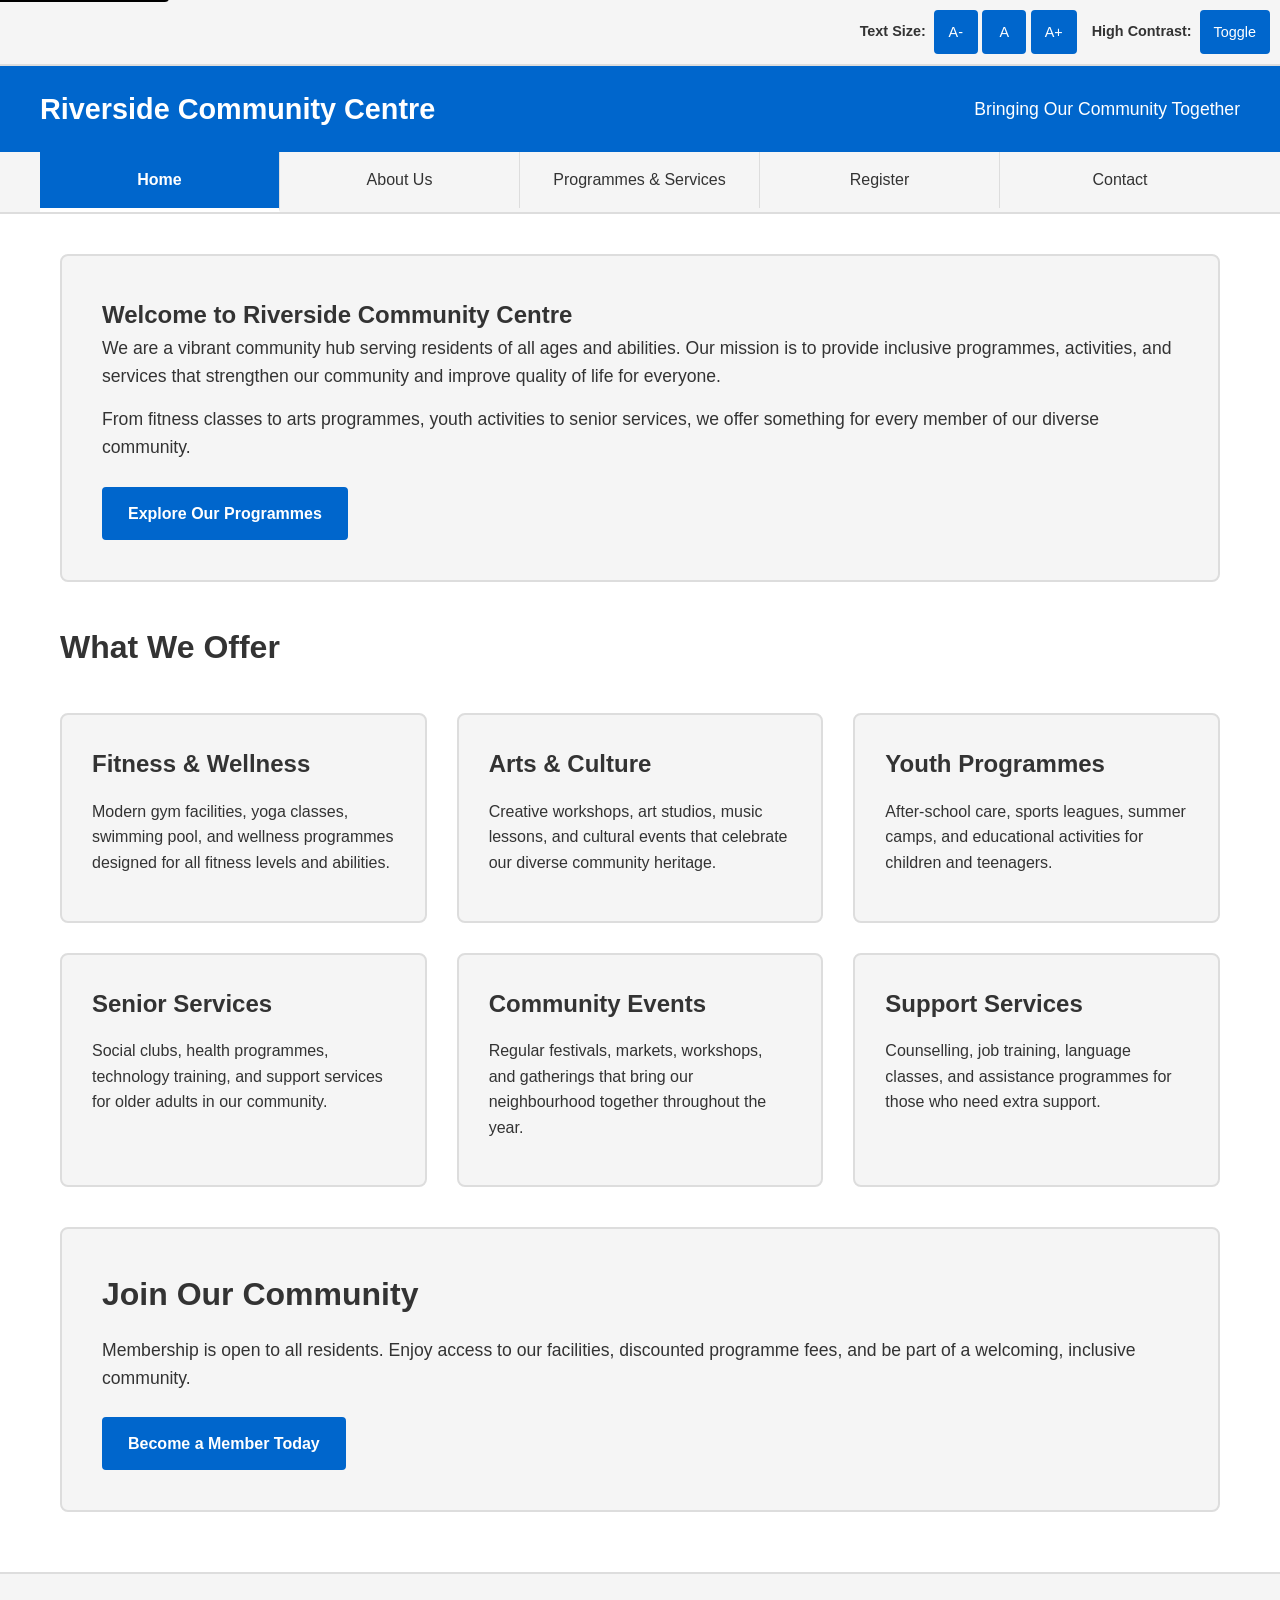
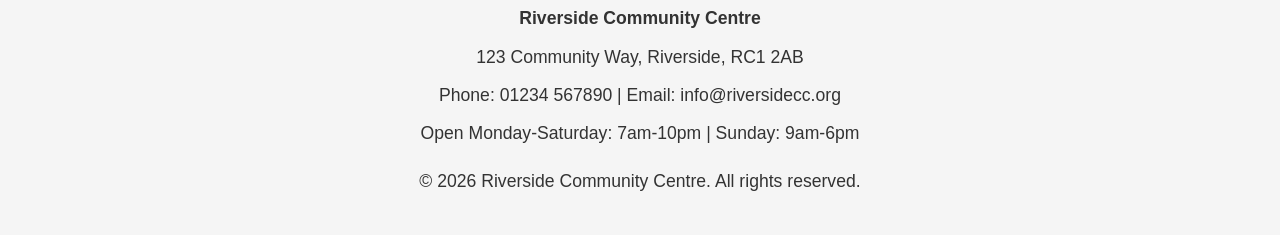
<file: index.html>
<!doctype html>
<html lang="en">
  <head>
    <meta charset="UTF-8" />
    <meta name="viewport" content="width=device-width, initial-scale=1.0" />
    <title>Home - Riverside Community Centre</title>
    <link rel="stylesheet" href="css/index.css" />
  </head>
  <body>
    <!-- Skip Navigation -->
    <a href="#main-content" class="skip-link">Skip to main content</a>

    <!-- Screen Reader Announcements -->
    <div
      id="sr-announcement"
      class="sr-only"
      role="status"
      aria-live="polite"
      aria-atomic="true"
    ></div>

    <!-- Accessibility Controls -->
    <div
      class="accessibility-controls"
      role="region"
      aria-label="Accessibility controls"
    >
      <div class="control-group">
        <span id="font-controls-label" class="control-label">Text Size:</span>
        <div
          id="font-controls"
          role="group"
          aria-labelledby="font-controls-label"
        >
          <button id="font-decrease" aria-label="Decrease font size">A-</button>
          <button
            id="font-reset"
            aria-label="Reset font size"
          >
            A
          </button>
          <button
            id="font-increase"
            aria-label="Increase font size"
          >
            A+
          </button>
        </div>
      </div>
      <div class="control-group">
        <label for="theme-toggle">High Contrast:</label>
        <button
          id="theme-toggle"
          aria-pressed="false"
          aria-label="Toggle high contrast mode"
        >
          Toggle
        </button>
      </div>
    </div>

    <!-- Header -->
    <header>
      <div class="header-content">
        <p class="site-name">Riverside Community Centre</p>
        <p style="margin: 0; color: #fff; font-size: 1.1rem">
          Bringing Our Community Together
        </p>
      </div>
    </header>

    <!-- Navigation -->
    <nav aria-label="Main navigation">
      <div class="nav-container">
        <ul class="nav-menu">
          <li>
            <a href="index.html" class="active" aria-current="page">Home</a>
          </li>
          <li><a href="about.html">About Us</a></li>
          <li><a href="services.html">Programmes & Services</a></li>
          <li><a href="form.html">Register</a></li>
          <li><a href="contact.html">Contact</a></li>
        </ul>
      </div>
    </nav>

    <!-- Main Content -->
    <main id="main-content">
      <!-- Hero Section -->
      <section class="hero" aria-labelledby="hero-heading">
        <h1 id="hero-heading">Welcome to Riverside Community Centre</h1>
        <p>
          We are a vibrant community hub serving residents of all ages and
          abilities. Our mission is to provide inclusive programmes, activities,
          and services that strengthen our community and improve quality of life
          for everyone.
        </p>
        <p>
          From fitness classes to arts programmes, youth activities to senior
          services, we offer something for every member of our diverse
          community.
        </p>
        <a href="services.html" class="cta-button">Explore Our Programmes</a>
      </section>

      <!-- Features -->
      <section aria-labelledby="features-heading">
        <h2 id="features-heading">What We Offer</h2>
        <div class="features">
          <article class="feature-card">
            <h3>Fitness & Wellness</h3>
            <p>
              Modern gym facilities, yoga classes, swimming pool, and wellness
              programmes designed for all fitness levels and abilities.
            </p>
          </article>

          <article class="feature-card">
            <h3>Arts & Culture</h3>
            <p>
              Creative workshops, art studios, music lessons, and cultural
              events that celebrate our diverse community heritage.
            </p>
          </article>

          <article class="feature-card">
            <h3>Youth Programmes</h3>
            <p>
              After-school care, sports leagues, summer camps, and educational
              activities for children and teenagers.
            </p>
          </article>

          <article class="feature-card">
            <h3>Senior Services</h3>
            <p>
              Social clubs, health programmes, technology training, and support
              services for older adults in our community.
            </p>
          </article>

          <article class="feature-card">
            <h3>Community Events</h3>
            <p>
              Regular festivals, markets, workshops, and gatherings that bring
              our neighbourhood together throughout the year.
            </p>
          </article>

          <article class="feature-card">
            <h3>Support Services</h3>
            <p>
              Counselling, job training, language classes, and assistance
              programmes for those who need extra support.
            </p>
          </article>
        </div>
      </section>

      <!-- Call to Action -->
      <section class="hero" aria-labelledby="cta-heading">
        <h2 id="cta-heading">Join Our Community</h2>
        <p>
          Membership is open to all residents. Enjoy access to our facilities,
          discounted programme fees, and be part of a welcoming, inclusive
          community.
        </p>
        <a href="form.html" class="cta-button">Become a Member Today</a>
      </section>
    </main>

    <!-- Footer -->
    <footer>
      <div class="footer-content">
        <p><strong>Riverside Community Centre</strong></p>
        <p>123 Community Way, Riverside, RC1 2AB</p>
        <p>Phone: 01234 567890 | Email: info@riversidecc.org</p>
        <p>Open Monday-Saturday: 7am-10pm | Sunday: 9am-6pm</p>
        <p style="margin-top: 20px">
          &copy; 2026 Riverside Community Centre. All rights reserved.
        </p>
      </div>
    </footer>
    <script src="scripts/index.js"></script>
  </body>
</html>
</file>
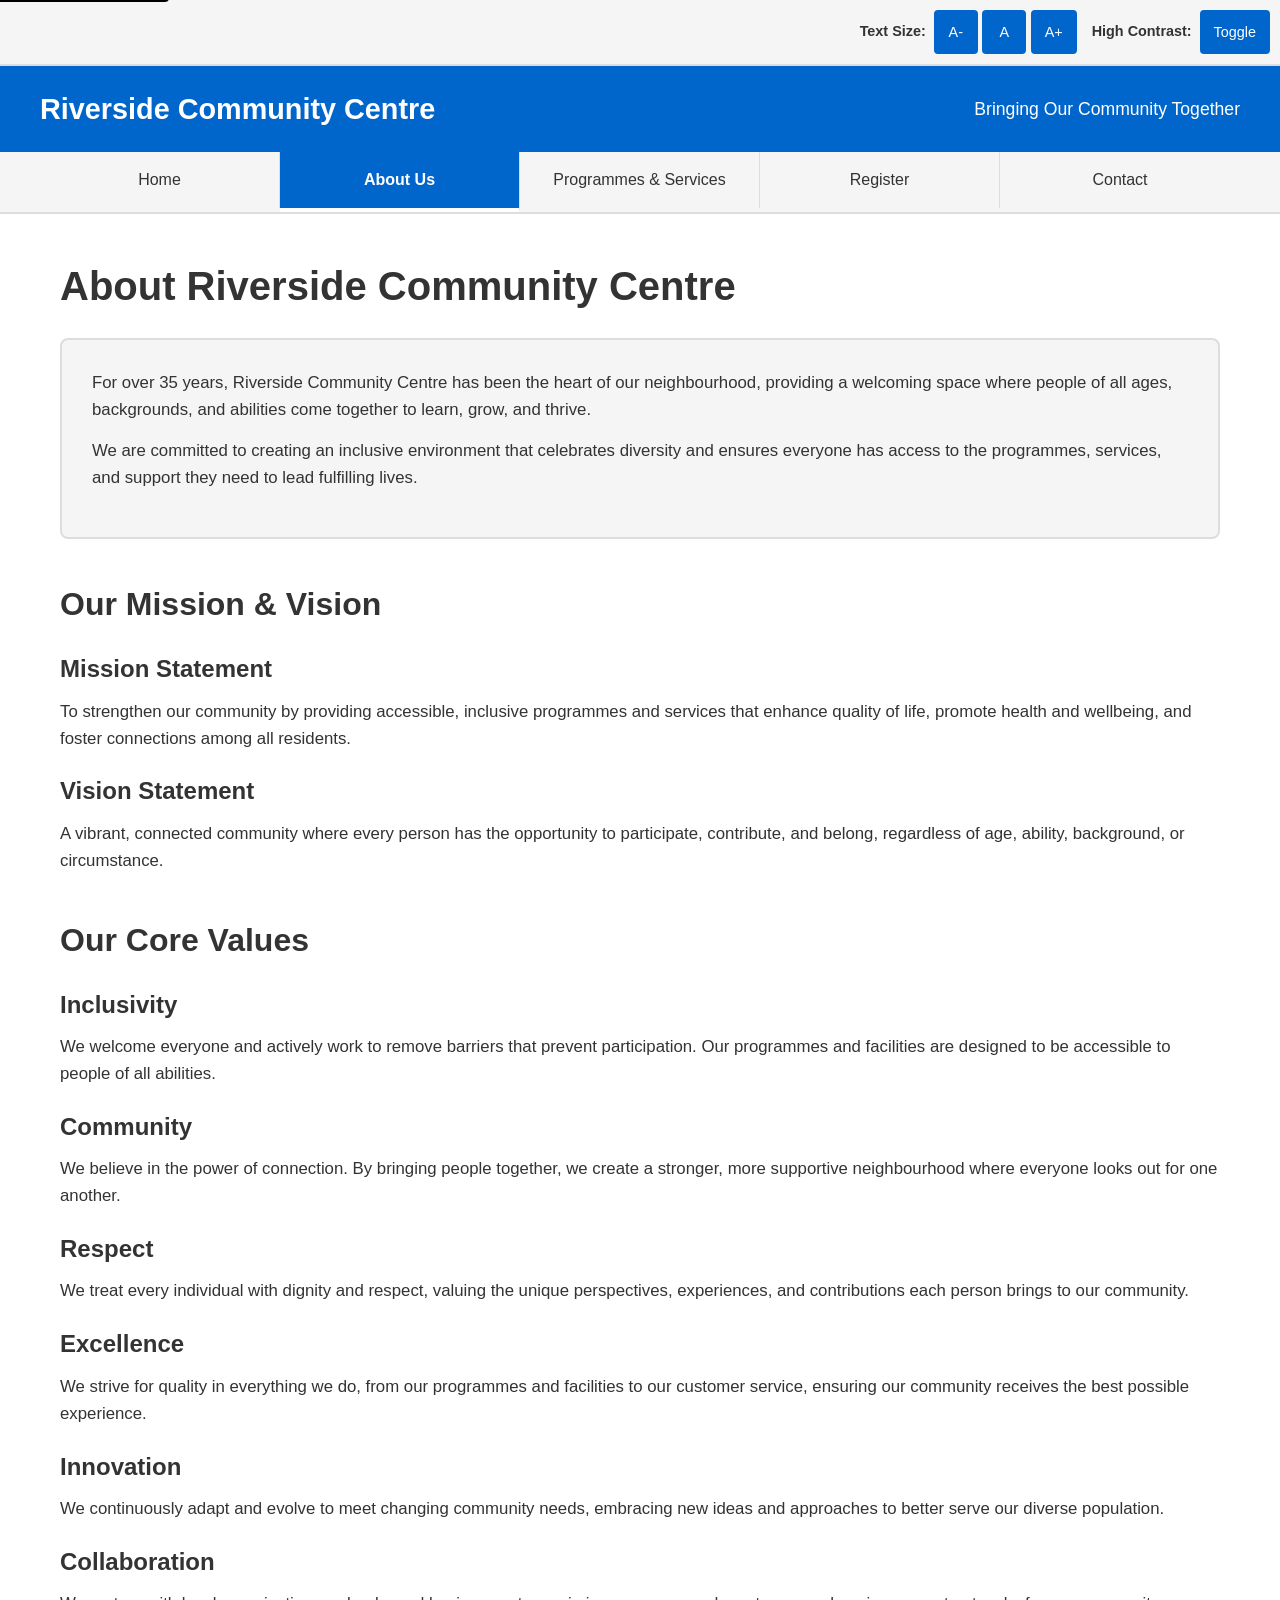
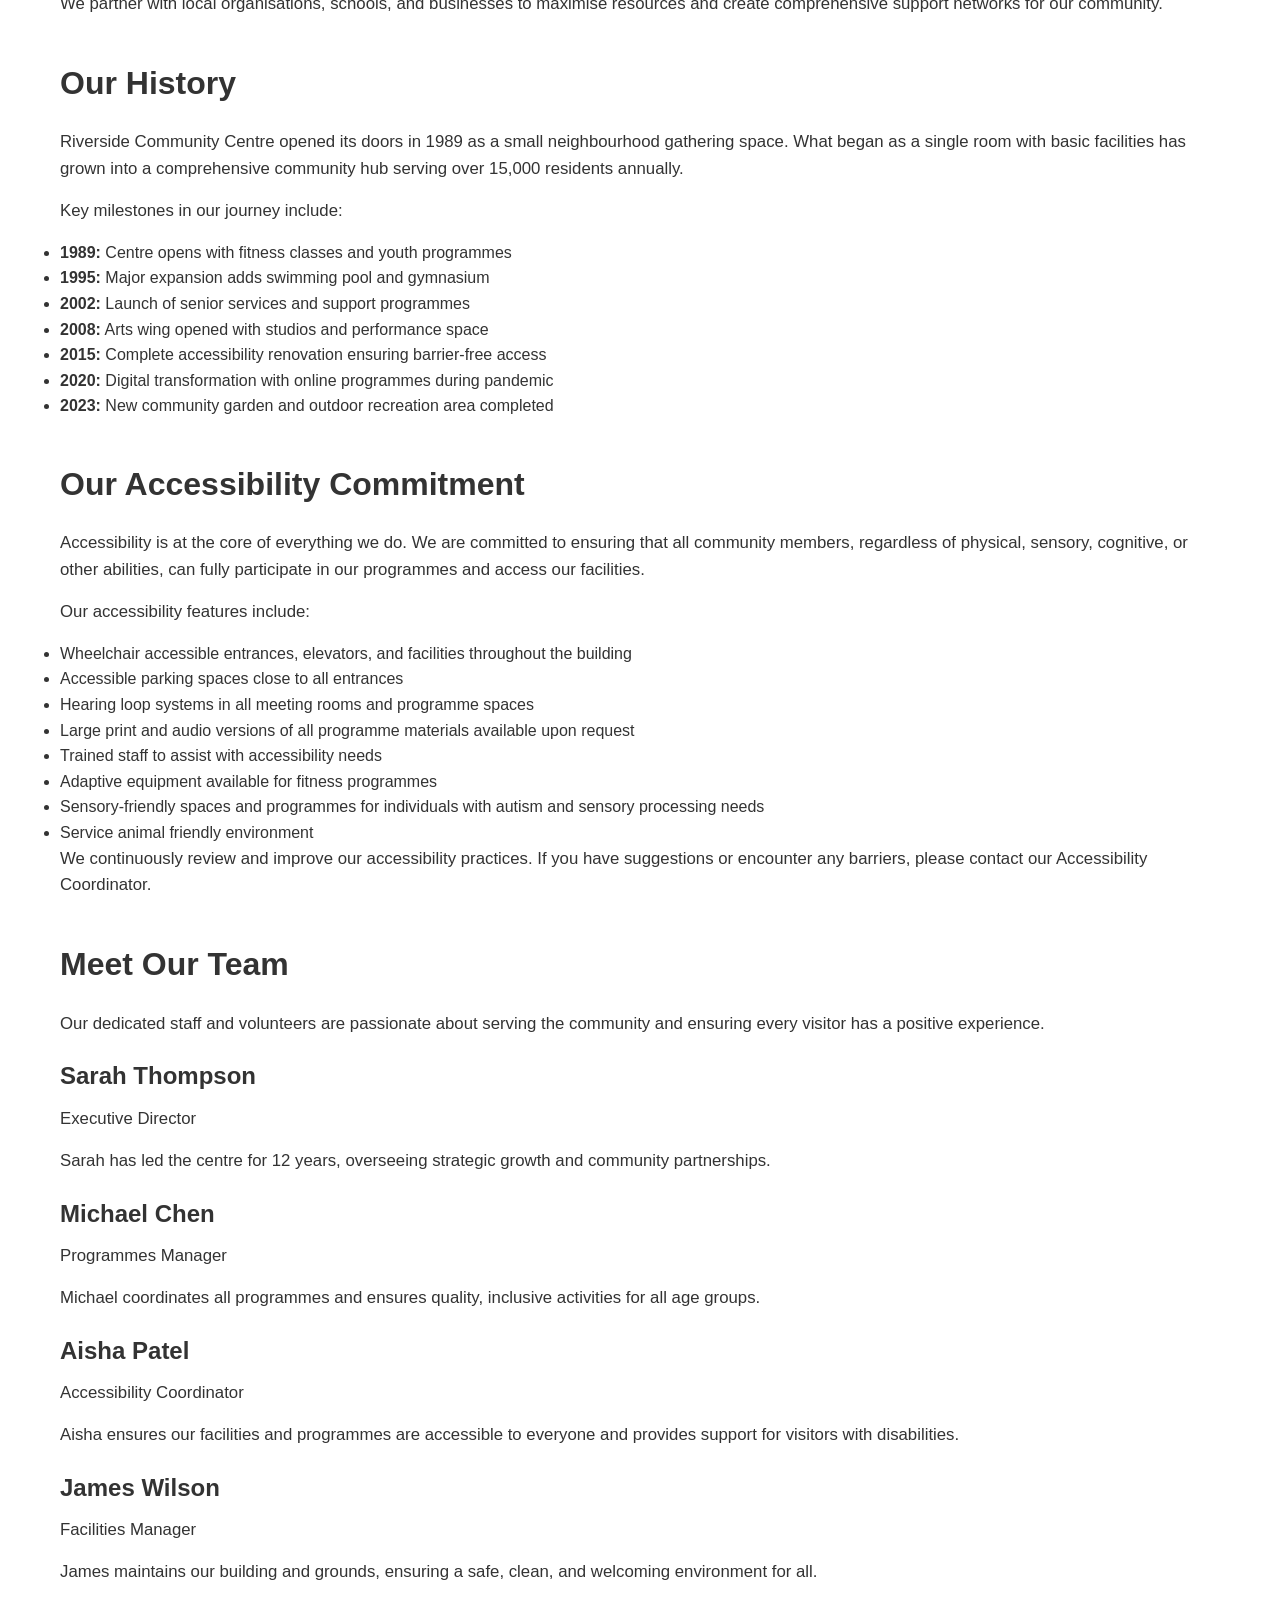
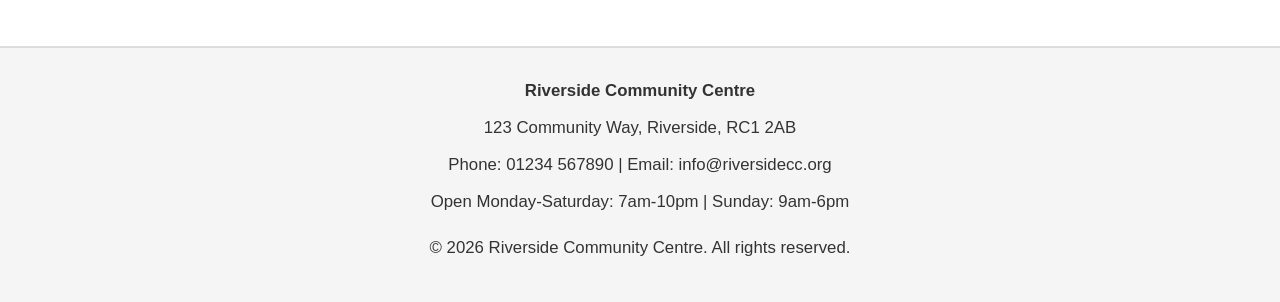
<file: about.html>
<!doctype html>
<html lang="en">
  <head>
    <meta charset="UTF-8">
    <meta name="viewport" content="width=device-width, initial-scale=1.0" />
    <title>About Us - Riverside Community Centre</title>
    <link rel="stylesheet" href="css/about.css" />
  </head>
  <body>
    <!-- Skip Navigation -->
    <a href="#main-content" class="skip-link">Skip to main content</a>

    <!-- Screen Reader Announcements -->
    <div
      id="sr-announcement"
      class="sr-only"
      role="status"
      aria-live="polite"
      aria-atomic="true"
    ></div>

    <!-- Accessibility Controls -->
    <div
      class="accessibility-controls"
      role="region"
      aria-label="Accessibility controls"
    >
      <div class="control-group">
        <span id="font-controls-label" class="control-label">Text Size:</span>
        <div
          id="font-controls"
          role="group"
          aria-labelledby="font-controls-label"
        >
          <button
            id="font-decrease"
            aria-label="Decrease font size"
          >
            A-
          </button>
          <button
            id="font-reset"
            aria-label="Reset font size"
          >
            A
          </button>
          <button
            id="font-increase"
            aria-label="Increase font size"
          >
            A+
          </button>
        </div>
      </div>
      <div class="control-group">
        <label for="theme-toggle">High Contrast:</label>
        <button
          id="theme-toggle"
          aria-pressed="false"
          aria-label="Toggle high contrast mode"
        >
          Toggle
        </button>
      </div>
    </div>

    <!-- Header -->
    <header>
      <div class="header-content">
        <p class="site-name">Riverside Community Centre</p>
        <p style="margin: 0; color: #fff; font-size: 1.1rem">
          Bringing Our Community Together
        </p>
      </div>
    </header>

    <!-- Navigation -->
    <nav aria-label="Main navigation">
      <div class="nav-container">
        <ul class="nav-menu">
          <li><a href="index.html">Home</a></li>
          <li>
            <a href="about.html" class="active" aria-current="page">About Us</a>
          </li>
          <li><a href="services.html">Programmes & Services</a></li>
          <li><a href="form.html">Register</a></li>
          <li><a href="contact.html">Contact</a></li>
        </ul>
      </div>
    </nav>

    <!-- Main Content -->
    <main id="main-content">
      <h1 class="page-title">About Riverside Community Centre</h1>

      <div class="intro-text">
        <p>
          For over 35 years, Riverside Community Centre has been the heart of
          our neighbourhood, providing a welcoming space where people of all
          ages, backgrounds, and abilities come together to learn, grow, and
          thrive.
        </p>
        <p>
          We are committed to creating an inclusive environment that celebrates
          diversity and ensures everyone has access to the programmes, services,
          and support they need to lead fulfilling lives.
        </p>
      </div>

      <!-- Mission & Vision -->
      <section class="content-section" aria-labelledby="mission-heading">
        <h2 id="mission-heading">Our Mission & Vision</h2>

        <h3>Mission Statement</h3>
        <p>
          To strengthen our community by providing accessible, inclusive
          programmes and services that enhance quality of life, promote health
          and wellbeing, and foster connections among all residents.
        </p>

        <h3>Vision Statement</h3>
        <p>
          A vibrant, connected community where every person has the opportunity
          to participate, contribute, and belong, regardless of age, ability,
          background, or circumstance.
        </p>
      </section>

      <!-- Core Values -->
      <section class="content-section" aria-labelledby="values-heading">
        <h2 id="values-heading">Our Core Values</h2>

        <div class="values-grid">
          <article class="value-card">
            <h3>Inclusivity</h3>
            <p>
              We welcome everyone and actively work to remove barriers that
              prevent participation. Our programmes and facilities are designed
              to be accessible to people of all abilities.
            </p>
          </article>

          <article class="value-card">
            <h3>Community</h3>
            <p>
              We believe in the power of connection. By bringing people
              together, we create a stronger, more supportive neighbourhood
              where everyone looks out for one another.
            </p>
          </article>

          <article class="value-card">
            <h3>Respect</h3>
            <p>
              We treat every individual with dignity and respect, valuing the
              unique perspectives, experiences, and contributions each person
              brings to our community.
            </p>
          </article>

          <article class="value-card">
            <h3>Excellence</h3>
            <p>
              We strive for quality in everything we do, from our programmes and
              facilities to our customer service, ensuring our community
              receives the best possible experience.
            </p>
          </article>

          <article class="value-card">
            <h3>Innovation</h3>
            <p>
              We continuously adapt and evolve to meet changing community needs,
              embracing new ideas and approaches to better serve our diverse
              population.
            </p>
          </article>

          <article class="value-card">
            <h3>Collaboration</h3>
            <p>
              We partner with local organisations, schools, and businesses to
              maximise resources and create comprehensive support networks for
              our community.
            </p>
          </article>
        </div>
      </section>

      <!-- History -->
      <section class="content-section" aria-labelledby="history-heading">
        <h2 id="history-heading">Our History</h2>
        <p>
          Riverside Community Centre opened its doors in 1989 as a small
          neighbourhood gathering space. What began as a single room with basic
          facilities has grown into a comprehensive community hub serving over
          15,000 residents annually.
        </p>
        <p>Key milestones in our journey include:</p>
        <ul>
          <li>
            <strong>1989:</strong> Centre opens with fitness classes and youth
            programmes
          </li>
          <li>
            <strong>1995:</strong> Major expansion adds swimming pool and
            gymnasium
          </li>
          <li>
            <strong>2002:</strong> Launch of senior services and support
            programmes
          </li>
          <li>
            <strong>2008:</strong> Arts wing opened with studios and performance
            space
          </li>
          <li>
            <strong>2015:</strong> Complete accessibility renovation ensuring
            barrier-free access
          </li>
          <li>
            <strong>2020:</strong> Digital transformation with online programmes
            during pandemic
          </li>
          <li>
            <strong>2023:</strong> New community garden and outdoor recreation
            area completed
          </li>
        </ul>
      </section>

      <!-- Accessibility Commitment -->
      <section class="content-section" aria-labelledby="accessibility-heading">
        <h2 id="accessibility-heading">Our Accessibility Commitment</h2>
        <p>
          Accessibility is at the core of everything we do. We are committed to
          ensuring that all community members, regardless of physical, sensory,
          cognitive, or other abilities, can fully participate in our programmes
          and access our facilities.
        </p>
        <p>Our accessibility features include:</p>
        <ul>
          <li>
            Wheelchair accessible entrances, elevators, and facilities
            throughout the building
          </li>
          <li>Accessible parking spaces close to all entrances</li>
          <li>
            Hearing loop systems in all meeting rooms and programme spaces
          </li>
          <li>
            Large print and audio versions of all programme materials available
            upon request
          </li>
          <li>Trained staff to assist with accessibility needs</li>
          <li>Adaptive equipment available for fitness programmes</li>
          <li>
            Sensory-friendly spaces and programmes for individuals with autism
            and sensory processing needs
          </li>
          <li>Service animal friendly environment</li>
        </ul>
        <p>
          We continuously review and improve our accessibility practices. If you
          have suggestions or encounter any barriers, please contact our
          Accessibility Coordinator.
        </p>
      </section>

      <!-- Team -->
      <section class="content-section" aria-labelledby="team-heading">
        <h2 id="team-heading">Meet Our Team</h2>
        <p>
          Our dedicated staff and volunteers are passionate about serving the
          community and ensuring every visitor has a positive experience.
        </p>

        <div class="team-grid">
          <article class="team-member">
            <h3>Sarah Thompson</h3>
            <p class="role">Executive Director</p>
            <p>
              Sarah has led the centre for 12 years, overseeing strategic growth
              and community partnerships.
            </p>
          </article>

          <article class="team-member">
            <h3>Michael Chen</h3>
            <p class="role">Programmes Manager</p>
            <p>
              Michael coordinates all programmes and ensures quality, inclusive
              activities for all age groups.
            </p>
          </article>

          <article class="team-member">
            <h3>Aisha Patel</h3>
            <p class="role">Accessibility Coordinator</p>
            <p>
              Aisha ensures our facilities and programmes are accessible to
              everyone and provides support for visitors with disabilities.
            </p>
          </article>

          <article class="team-member">
            <h3>James Wilson</h3>
            <p class="role">Facilities Manager</p>
            <p>
              James maintains our building and grounds, ensuring a safe, clean,
              and welcoming environment for all.
            </p>
          </article>
        </div>
      </section>
    </main>

    <!-- Footer -->
    <footer>
      <div class="footer-content">
        <p><strong>Riverside Community Centre</strong></p>
        <p>123 Community Way, Riverside, RC1 2AB</p>
        <p>Phone: 01234 567890 | Email: info@riversidecc.org</p>
        <p>Open Monday-Saturday: 7am-10pm | Sunday: 9am-6pm</p>
        <p style="margin-top: 20px">
          &copy; 2026 Riverside Community Centre. All rights reserved.
        </p>
      </div>
    </footer>
    <script src="scripts/about.js"></script>
  </body>
</html>
</file>
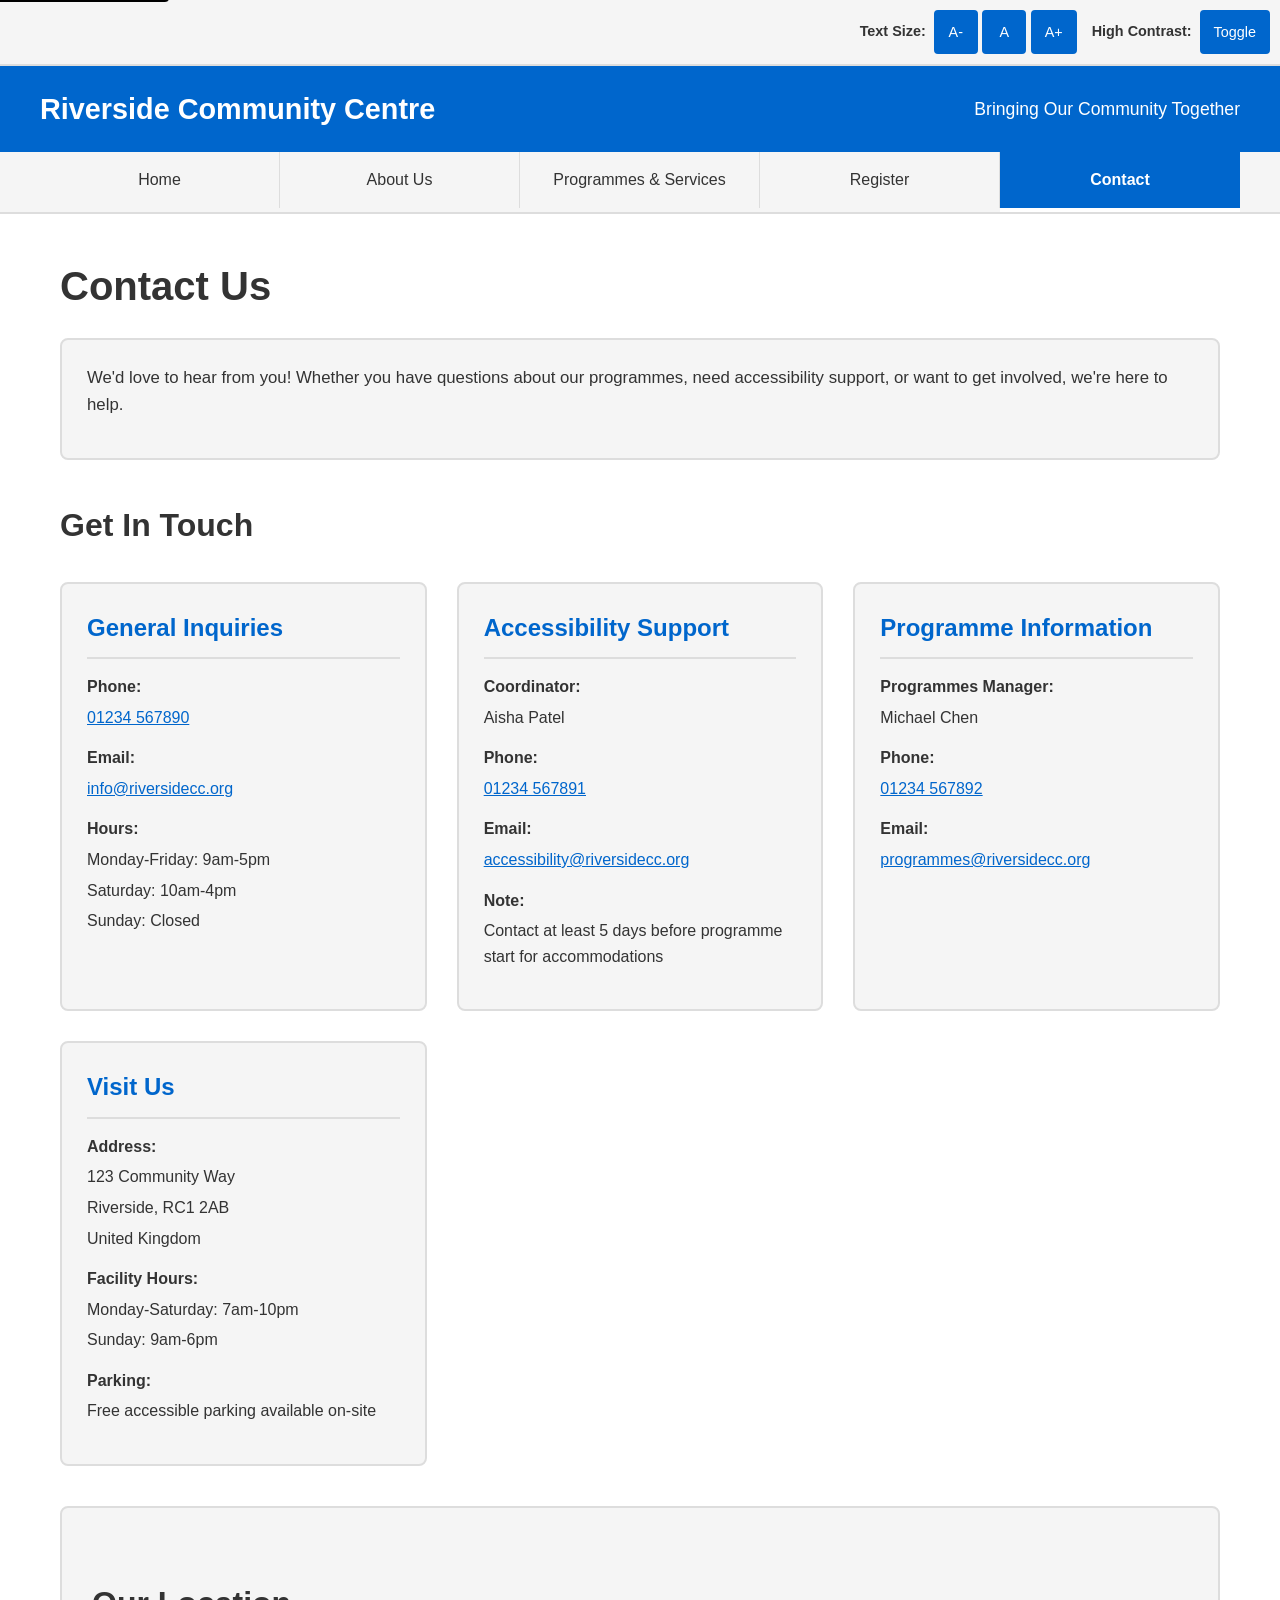
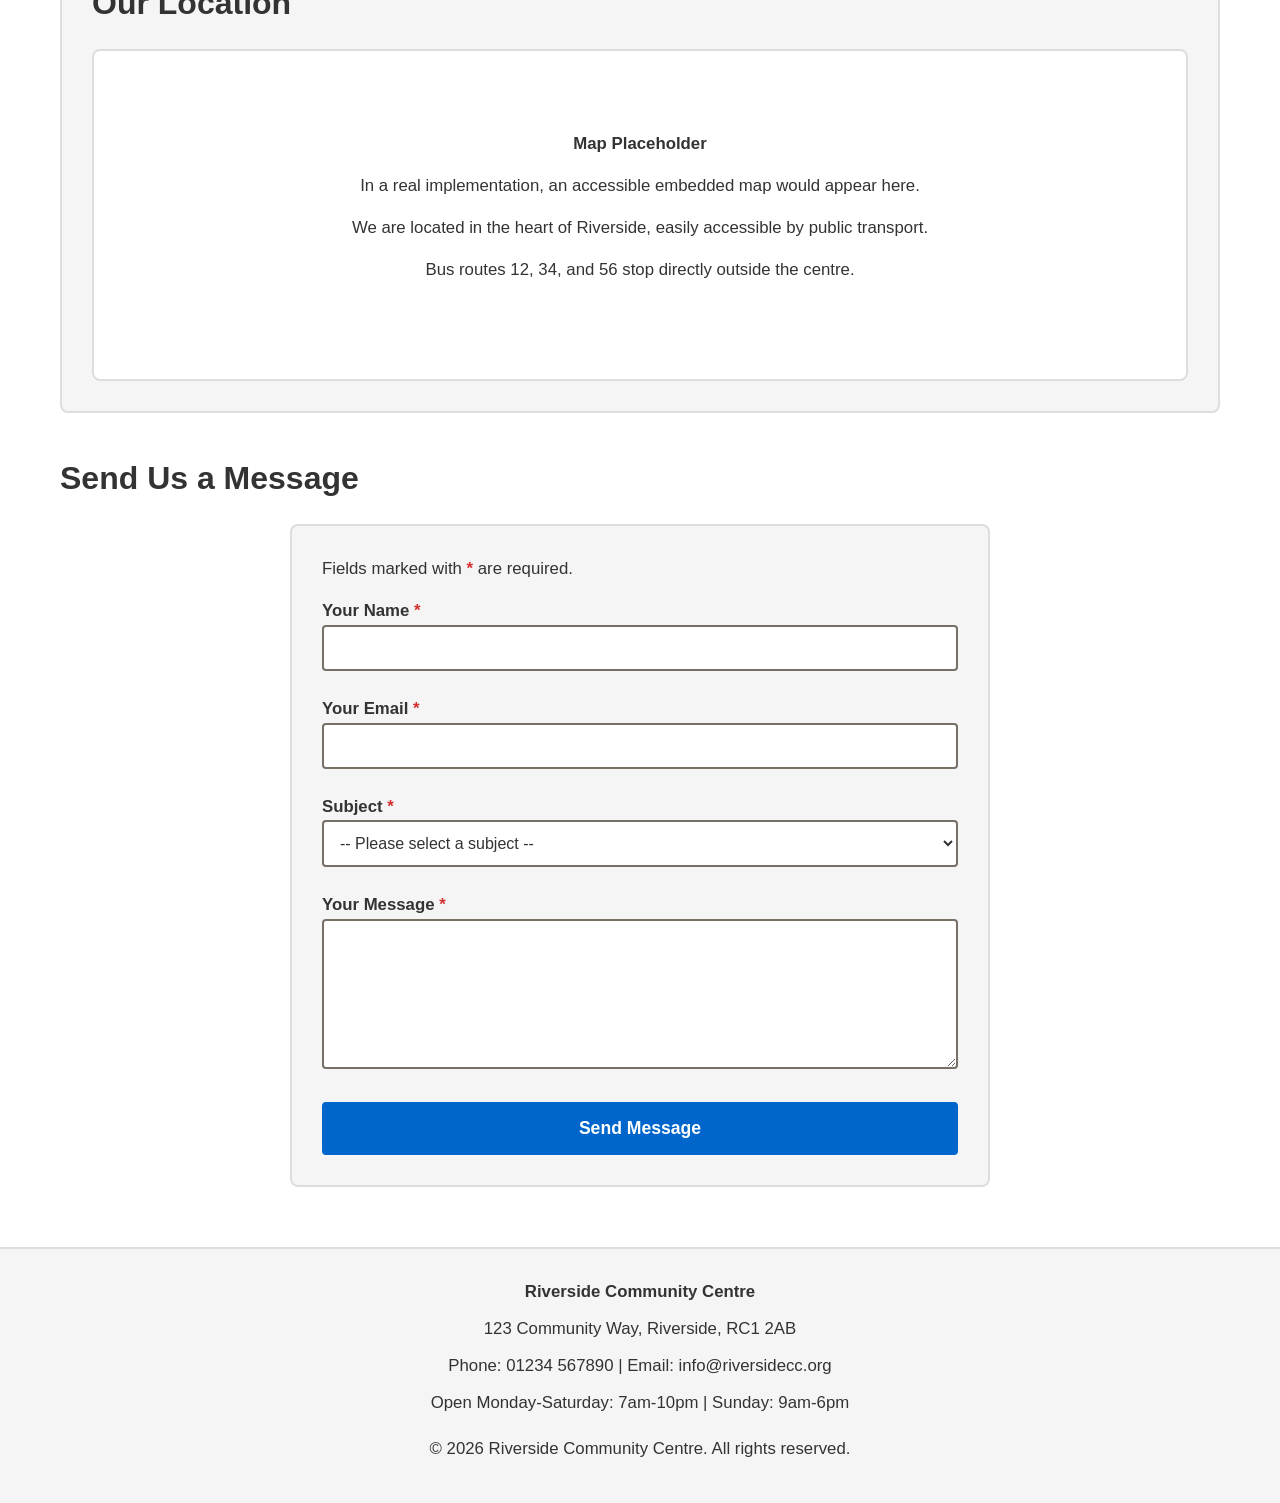
<file: contact.html>
<!doctype html>
<html lang="en">
  <head>
    <meta charset="UTF-8" />
    <meta name="viewport" content="width=device-width, initial-scale=1.0" />
    <title>Contact Us - Riverside Community Centre</title>
    <link rel="stylesheet" href="css/contact.css" />
  </head>
  <body>
    <a href="#main-content" class="skip-link">Skip to main content</a>

    <div
      id="sr-announcement"
      class="sr-only"
      role="status"
      aria-live="polite"
      aria-atomic="true"
    ></div>

    <!-- Accessibility Controls -->
    <div
      class="accessibility-controls"
      role="region"
      aria-label="Accessibility controls"
    >
      <div class="control-group">
        <span id="font-controls-label" class="control-label">Text Size:</span>
        <div
          id="font-controls"
          role="group"
          aria-labelledby="font-controls-label"
        >
          <button id="font-decrease" aria-label="Decrease font size">A-</button>
          <button id="font-reset" aria-label="Reset font size">A</button>
          <button id="font-increase" aria-label="Increase font size">A+</button>
        </div>
      </div>
      <div class="control-group">
        <label for="theme-toggle">High Contrast:</label>
        <button
          id="theme-toggle"
          aria-pressed="false"
          aria-label="Toggle high contrast mode"
        >
          Toggle
        </button>
      </div>
    </div>

    <!-- Header -->
    <header>
      <div class="header-content">
        <p class="site-name">Riverside Community Centre</p>
        <p style="margin: 0; color: #fff; font-size: 1.1rem">
          Bringing Our Community Together
        </p>
      </div>
    </header>

    <!-- Navigation -->
    <nav aria-label="Main navigation">
      <div class="nav-container">
        <ul class="nav-menu">
          <li><a href="index.html">Home</a></li>
          <li><a href="about.html">About Us</a></li>
          <li><a href="services.html">Programmes & Services</a></li>
          <li><a href="form.html">Register</a></li>
          <li>
            <a href="contact.html" class="active" aria-current="page"
              >Contact</a
            >
          </li>
        </ul>
      </div>
    </nav>

    <!-- Main Content -->
    <main id="main-content">
      <h1 class="page-title">Contact Us</h1>

      <div class="intro-text">
        <p>
          We'd love to hear from you! Whether you have questions about our
          programmes, need accessibility support, or want to get involved, we're
          here to help.
        </p>
      </div>

      <section aria-labelledby="contact-details-heading">
        <h2 id="contact-details-heading">Get In Touch</h2>

        <div class="contact-grid">
          <article class="contact-card">
            <h3>General Inquiries</h3>
            <dl class="contact-info">
              <dt>Phone:</dt>
              <dd><a href="tel:01234567890">01234 567890</a></dd>

              <dt>Email:</dt>
              <dd>
                <a href="mailto:info@riversidecc.org">info@riversidecc.org</a>
              </dd>

              <dt>Hours:</dt>
              <dd>Monday-Friday: 9am-5pm</dd>
              <dd>Saturday: 10am-4pm</dd>
              <dd>Sunday: Closed</dd>
            </dl>
          </article>

          <article class="contact-card">
            <h3>Accessibility Support</h3>
            <dl class="contact-info">
              <dt>Coordinator:</dt>
              <dd>Aisha Patel</dd>

              <dt>Phone:</dt>
              <dd><a href="tel:01234567891">01234 567891</a></dd>

              <dt>Email:</dt>
              <dd>
                <a href="mailto:accessibility@riversidecc.org"
                  >accessibility@riversidecc.org</a
                >
              </dd>

              <dt>Note:</dt>
              <dd>
                Contact at least 5 days before programme start for accommodations
              </dd>
            </dl>
          </article>

          <article class="contact-card">
            <h3>Programme Information</h3>
            <dl class="contact-info">
              <dt>Programmes Manager:</dt>
              <dd>Michael Chen</dd>

              <dt>Phone:</dt>
              <dd><a href="tel:01234567892">01234 567892</a></dd>

              <dt>Email:</dt>
              <dd>
                <a href="mailto:programmes@riversidecc.org"
                  >programmes@riversidecc.org</a
                >
              </dd>
            </dl>
          </article>

          <article class="contact-card">
            <h3>Visit Us</h3>
            <dl class="contact-info">
              <dt>Address:</dt>
              <dd>123 Community Way</dd>
              <dd>Riverside, RC1 2AB</dd>
              <dd>United Kingdom</dd>

              <dt>Facility Hours:</dt>
              <dd>Monday-Saturday: 7am-10pm</dd>
              <dd>Sunday: 9am-6pm</dd>

              <dt>Parking:</dt>
              <dd>Free accessible parking available on-site</dd>
            </dl>
          </article>
        </div>
      </section>

      <!-- Map -->
      <section class="map-container" aria-labelledby="location-heading">
        <h2 id="location-heading">Our Location</h2>
        <div class="map-placeholder">
          <p><strong>Map Placeholder</strong></p>
          <p>
            In a real implementation, an accessible embedded map would appear
            here.
          </p>
          <p>
            We are located in the heart of Riverside, easily accessible by
            public transport.
          </p>
          <p>Bus routes 12, 34, and 56 stop directly outside the centre.</p>
        </div>
      </section>

      <section aria-labelledby="message-form-heading">
        <h2 id="message-form-heading">Send Us a Message</h2>

        <div
          id="success-message"
          class="success-message"
          role="alert"
          tabindex="-1"
        >
          Thank you for your message! We'll respond within 1-2 business days.
        </div>

        <!-- Form -->
        <div class="form-container">
          <form id="contact-form" novalidate>
            <p>
              Fields marked with
              <span class="required" aria-hidden="true">*</span> are required.
            </p>

            <div class="form-group">
              <label for="name">
                Your Name <span class="required" aria-hidden="true">*</span>
              </label>
              <input
                type="text"
                id="name"
                name="name"
                required
                aria-describedby="name-error"
                autocomplete="name"
              />
              <span
                id="name-error"
                class="error-message"
                aria-live="polite"
              ></span>
            </div>

            <div class="form-group">
              <label for="email">
                Your Email <span class="required" aria-hidden="true">*</span>
              </label>
              <input
                type="email"
                id="email"
                name="email"
                required
                aria-describedby="email-error"
                autocomplete="email"
              />
              <span
                id="email-error"
                class="error-message"
                aria-live="polite"
              ></span>
            </div>

            <div class="form-group">
              <label for="subject">
                Subject <span class="required" aria-hidden="true">*</span>
              </label>
              <select
                id="subject"
                name="subject"
                required
                aria-describedby="subject-error"
              >
                <option value="">-- Please select a subject --</option>
                <option value="general">General Inquiry</option>
                <option value="programmes">Programme Information</option>
                <option value="accessibility">Accessibility Support</option>
                <option value="membership">Membership Question</option>
                <option value="feedback">Feedback or Suggestion</option>
                <option value="other">Other</option>
              </select>
              <span
                id="subject-error"
                class="error-message"
                aria-live="polite"
              ></span>
            </div>

            <div class="form-group">
              <label for="message">
                Your Message
                <span class="required" aria-hidden="true">*</span>
              </label>
              <textarea
                id="message"
                name="message"
                required
                aria-describedby="message-error"
              ></textarea>
              <span
                id="message-error"
                class="error-message"
                aria-live="polite"
              ></span>
            </div>

            <button type="submit">Send Message</button>
          </form>
        </div>
      </section>
    </main>

    <!-- Footer -->
    <footer>
      <div class="footer-content">
        <p><strong>Riverside Community Centre</strong></p>
        <p>123 Community Way, Riverside, RC1 2AB</p>
        <p>Phone: 01234 567890 | Email: info@riversidecc.org</p>
        <p>Open Monday-Saturday: 7am-10pm | Sunday: 9am-6pm</p>
        <p style="margin-top: 20px">
          &copy; 2026 Riverside Community Centre. All rights reserved.
        </p>
      </div>
    </footer>
    <script src="scripts/contact.js"></script>
  </body>
</html>
</file>
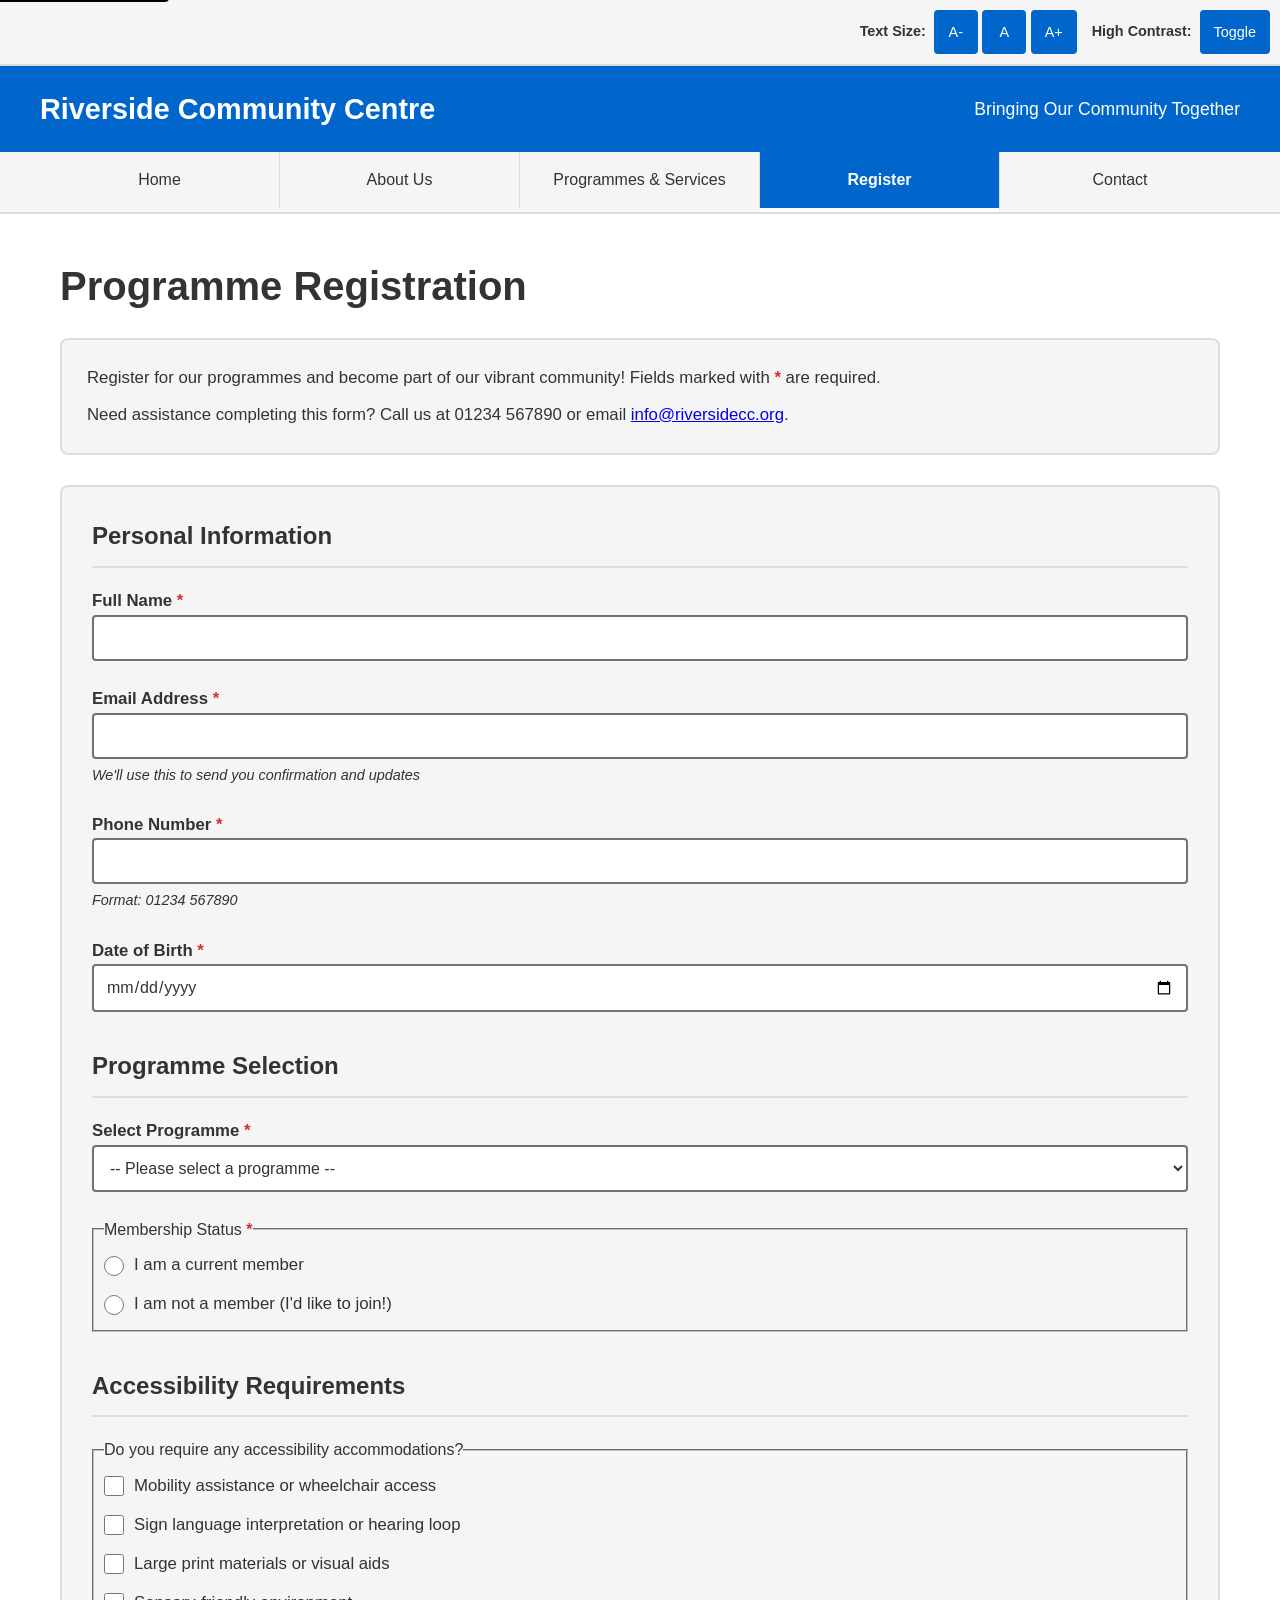
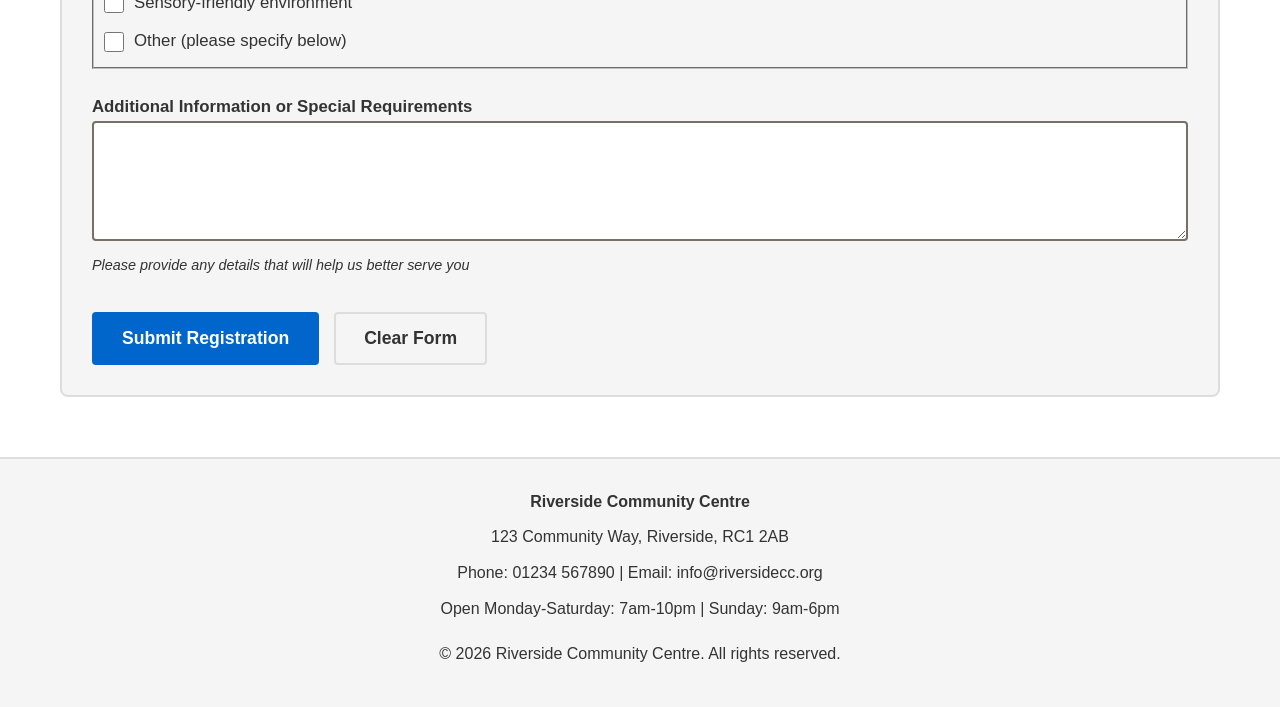
<file: form.html>
<!doctype html>
<html lang="en">
  <head>
    <meta charset="UTF-8" />
    <meta name="viewport" content="width=device-width, initial-scale=1.0" />
    <title>Register - Riverside Community Centre</title>
    <link rel="stylesheet" href="css/form.css" />
  </head>
  <body>
    <a href="#main-content" class="skip-link">Skip to main content</a>

    <div
      id="sr-announcement"
      class="sr-only"
      role="status"
      aria-live="polite"
      aria-atomic="true"
    ></div>

    <!-- Accessibility Controls -->
    <div
      class="accessibility-controls"
      role="region"
      aria-label="Accessibility controls"
    >
      <div class="control-group">
        <span id="font-controls-label" class="control-label">Text Size:</span>
        <div
          id="font-controls"
          role="group"
          aria-labelledby="font-controls-label"
        >
          <button
            id="font-decrease"
            aria-label="Decrease font size"
            title="Decrease font size"
          >
            A-
          </button>
          <button
            id="font-reset"
            aria-label="Reset font size"
            title="Reset font size"
          >
            A
          </button>
          <button
            id="font-increase"
            aria-label="Increase font size"
            title="Increase font size"
          >
            A+
          </button>
        </div>
      </div>
      <div class="control-group">
        <label for="theme-toggle">High Contrast:</label>
        <button
          id="theme-toggle"
          aria-pressed="false"
          aria-label="Toggle high contrast mode"
          title="Toggle high contrast mode"
        >
          Toggle
        </button>
      </div>
    </div>

    <!-- Header -->
    <header>
      <div class="header-content">
        <p class="site-name">Riverside Community Centre</p>
        <p style="margin: 0; color: #fff; font-size: 1.1rem">
          Bringing Our Community Together
        </p>
      </div>
    </header>

    <!-- Navigation -->
    <nav aria-label="Main navigation">
      <div class="nav-container">
        <ul class="nav-menu">
          <li><a href="index.html">Home</a></li>
          <li><a href="about.html">About Us</a></li>
          <li><a href="services.html">Programmes & Services</a></li>
          <li>
            <a href="form.html" class="active" aria-current="page">Register</a>
          </li>
          <li><a href="contact.html">Contact</a></li>
        </ul>
      </div>
    </nav>

    <!-- Main Content -->
    <main id="main-content">
      <h1 class="page-title">Programme Registration</h1>

      <div class="intro-text">
        <p>
          Register for our programmes and become part of our vibrant community!
          Fields marked with
          <span class="required" aria-hidden="true">*</span> are required.
        </p>
        <p>
          Need assistance completing this form? Call us at 01234 567890 or email
          <a href="mailto:info@riversidecc.org">info@riversidecc.org</a>.
        </p>
      </div>

      <div
        id="success-message"
        class="success-message"
        role="alert"
        tabindex="-1"
      >
        Thank you for registering! We'll contact you within 2 business days with
        confirmation details.
      </div>

      <!-- Form -->
      <div class="form-container">
        <form id="registration-form" novalidate>
          <!-- Personal Information -->
          <div class="form-section">
            <h2>Personal Information</h2>

            <div class="form-group">
              <label for="full-name">
                Full Name <span class="required" aria-hidden="true">*</span>
              </label>
              <input
                type="text"
                id="full-name"
                name="full-name"
                required
                aria-describedby="full-name-error"
                autocomplete="name"
              />
              <span
                id="full-name-error"
                class="error-message"
                aria-live="polite"
              ></span>
            </div>

            <div class="form-group">
              <label for="email">
                Email Address
                <span class="required" aria-hidden="true">*</span>
              </label>
              <input
                type="email"
                id="email"
                name="email"
                required
                aria-describedby="email-hint email-error"
                autocomplete="email"
              />
              <span id="email-hint" class="hint"
                >We'll use this to send you confirmation and updates</span
              >
              <span
                id="email-error"
                class="error-message"
                aria-live="polite"
              ></span>
            </div>

            <div class="form-group">
              <label for="phone">
                Phone Number
                <span class="required" aria-hidden="true">*</span>
              </label>
              <input
                type="tel"
                id="phone"
                name="phone"
                required
                aria-describedby="phone-hint phone-error"
                autocomplete="tel"
              />
              <span id="phone-hint" class="hint">Format: 01234 567890</span>
              <span
                id="phone-error"
                class="error-message"
                aria-live="polite"
              ></span>
            </div>

            <div class="form-group">
              <label for="date-of-birth">
                Date of Birth
                <span class="required" aria-hidden="true">*</span>
              </label>
              <input
                type="date"
                id="date-of-birth"
                name="date-of-birth"
                required
                aria-describedby="date-of-birth-error"
                autocomplete="bday"
              />
              <span
                id="date-of-birth-error"
                class="error-message"
                aria-live="polite"
              ></span>
            </div>
          </div>

          <!-- Programme Selection -->
          <div class="form-section">
            <h2>Programme Selection</h2>
            <div class="form-group">
              <label for="program">
                Select Programme
                <span class="required" aria-hidden="true">*</span>
              </label>
              <select
                id="program"
                name="program"
                required
                aria-describedby="program-error"
              >
                <option value="">-- Please select a programme --</option>
                <option value="aqua-fitness">Aqua Fitness Classes</option>
                <option value="adaptive-yoga">Adaptive Yoga</option>
                <option value="mindfulness">Mindfulness & Meditation</option>
                <option value="art-workshop">Creative Art Workshop</option>
                <option value="choir">Community Choir</option>
                <option value="after-school">After School Club</option>
                <option value="teen-leadership">
                  Teen Leadership Programme
                </option>
                <option value="seniors-club">Active Seniors Social Club</option>
                <option value="tech-help">Tech Help for Seniors</option>
              </select>
              <span
                id="program-error"
                class="error-message"
                aria-live="polite"
              ></span>
            </div>

            <div class="form-group">
              <fieldset>
                <legend>
                  Membership Status
                  <span class="required" aria-hidden="true">*</span>
                </legend>
                <div
                  class="radio-group"
                  id="membership"
                  tabindex="-1"
                  role="radiogroup"
                  aria-describedby="membership-error"
                >
                  <div class="radio-option">
                    <input
                      type="radio"
                      id="member-yes"
                      name="membership"
                      value="yes"
                      required
                    />
                    <label for="member-yes">I am a current member</label>
                  </div>
                  <div class="radio-option">
                    <input
                      type="radio"
                      id="member-no"
                      name="membership"
                      value="no"
                      required
                    />
                    <label for="member-no"
                      >I am not a member (I'd like to join!)</label
                    >
                  </div>
                </div>
                <span
                  id="membership-error"
                  class="error-message"
                  aria-live="polite"
                ></span>
              </fieldset>
            </div>
          </div>

          <!-- Accessibility Requirements -->
          <div class="form-section">
            <h2>Accessibility Requirements</h2>

            <div class="form-group">
              <fieldset>
                <legend>
                  Do you require any accessibility accommodations?
                </legend>
                <div class="checkbox-group">
                  <div class="checkbox-option">
                    <input
                      type="checkbox"
                      id="access-mobility"
                      name="accessibility"
                      value="mobility"
                    />
                    <label for="access-mobility"
                      >Mobility assistance or wheelchair access</label
                    >
                  </div>
                  <div class="checkbox-option">
                    <input
                      type="checkbox"
                      id="access-hearing"
                      name="accessibility"
                      value="hearing"
                    />
                    <label for="access-hearing"
                      >Sign language interpretation or hearing loop</label
                    >
                  </div>
                  <div class="checkbox-option">
                    <input
                      type="checkbox"
                      id="access-visual"
                      name="accessibility"
                      value="visual"
                    />
                    <label for="access-visual"
                      >Large print materials or visual aids</label
                    >
                  </div>
                  <div class="checkbox-option">
                    <input
                      type="checkbox"
                      id="access-sensory"
                      name="accessibility"
                      value="sensory"
                    />
                    <label for="access-sensory"
                      >Sensory-friendly environment</label
                    >
                  </div>
                  <div class="checkbox-option">
                    <input
                      type="checkbox"
                      id="access-other"
                      name="accessibility"
                      value="other"
                    />
                    <label for="access-other"
                      >Other (please specify below)</label
                    >
                  </div>
                </div>
              </fieldset>
            </div>

            <div class="form-group">
              <label for="additional-info">
                Additional Information or Special Requirements
              </label>
              <textarea
                id="additional-info"
                name="additional-info"
                aria-describedby="info-hint"
              ></textarea>
              <span id="info-hint" class="hint"
                >Please provide any details that will help us better serve
                you</span
              >
            </div>
          </div>

          <!-- Form Actions -->
          <div class="form-actions">
            <button type="submit">Submit Registration</button>
            <button type="reset">Clear Form</button>
          </div>
        </form>
      </div>
    </main>

    <!-- Footer -->
    <footer>
      <div class="footer-content">
        <p><strong>Riverside Community Centre</strong></p>
        <p>123 Community Way, Riverside, RC1 2AB</p>
        <p>Phone: 01234 567890 | Email: info@riversidecc.org</p>
        <p>Open Monday-Saturday: 7am-10pm | Sunday: 9am-6pm</p>
        <p style="margin-top: 20px">
          &copy; 2026 Riverside Community Centre. All rights reserved.
        </p>
      </div>
    </footer>
    <script src="scripts/form.js"></script>
  </body>
</html>
</file>
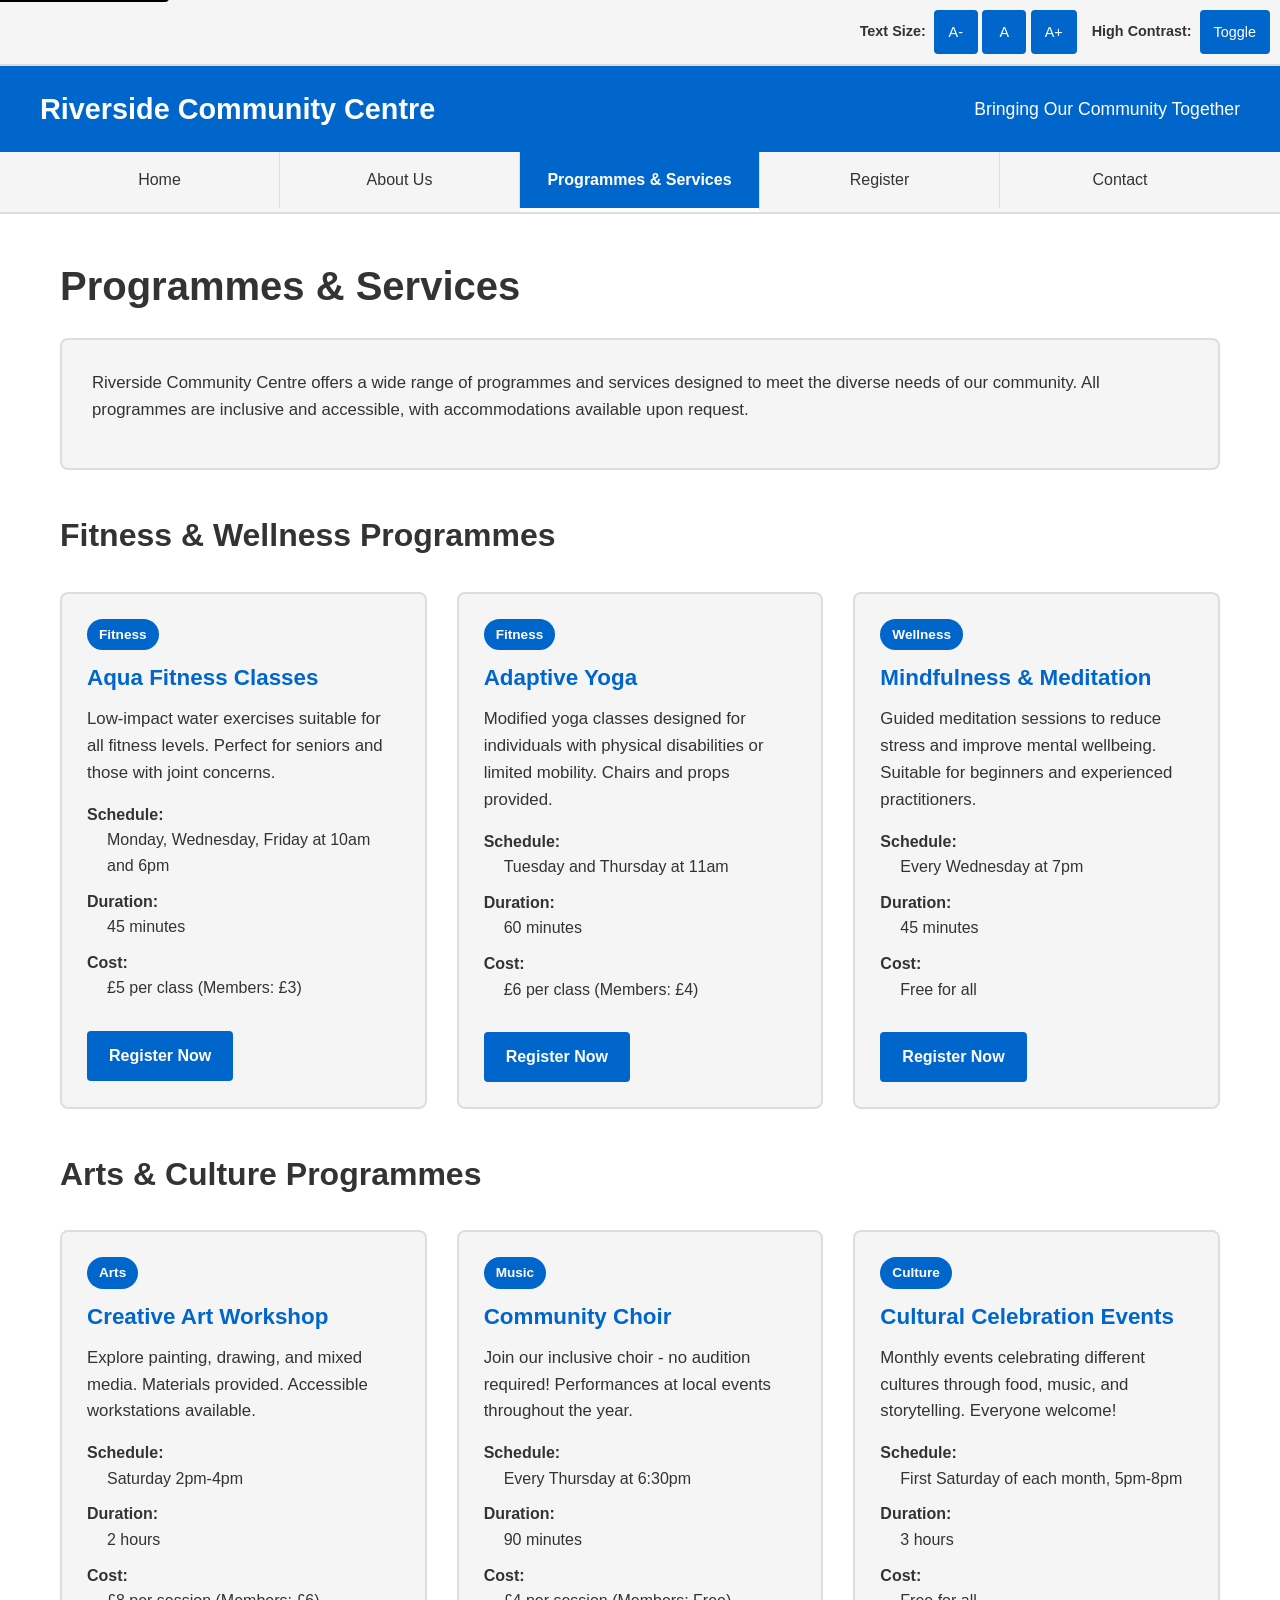
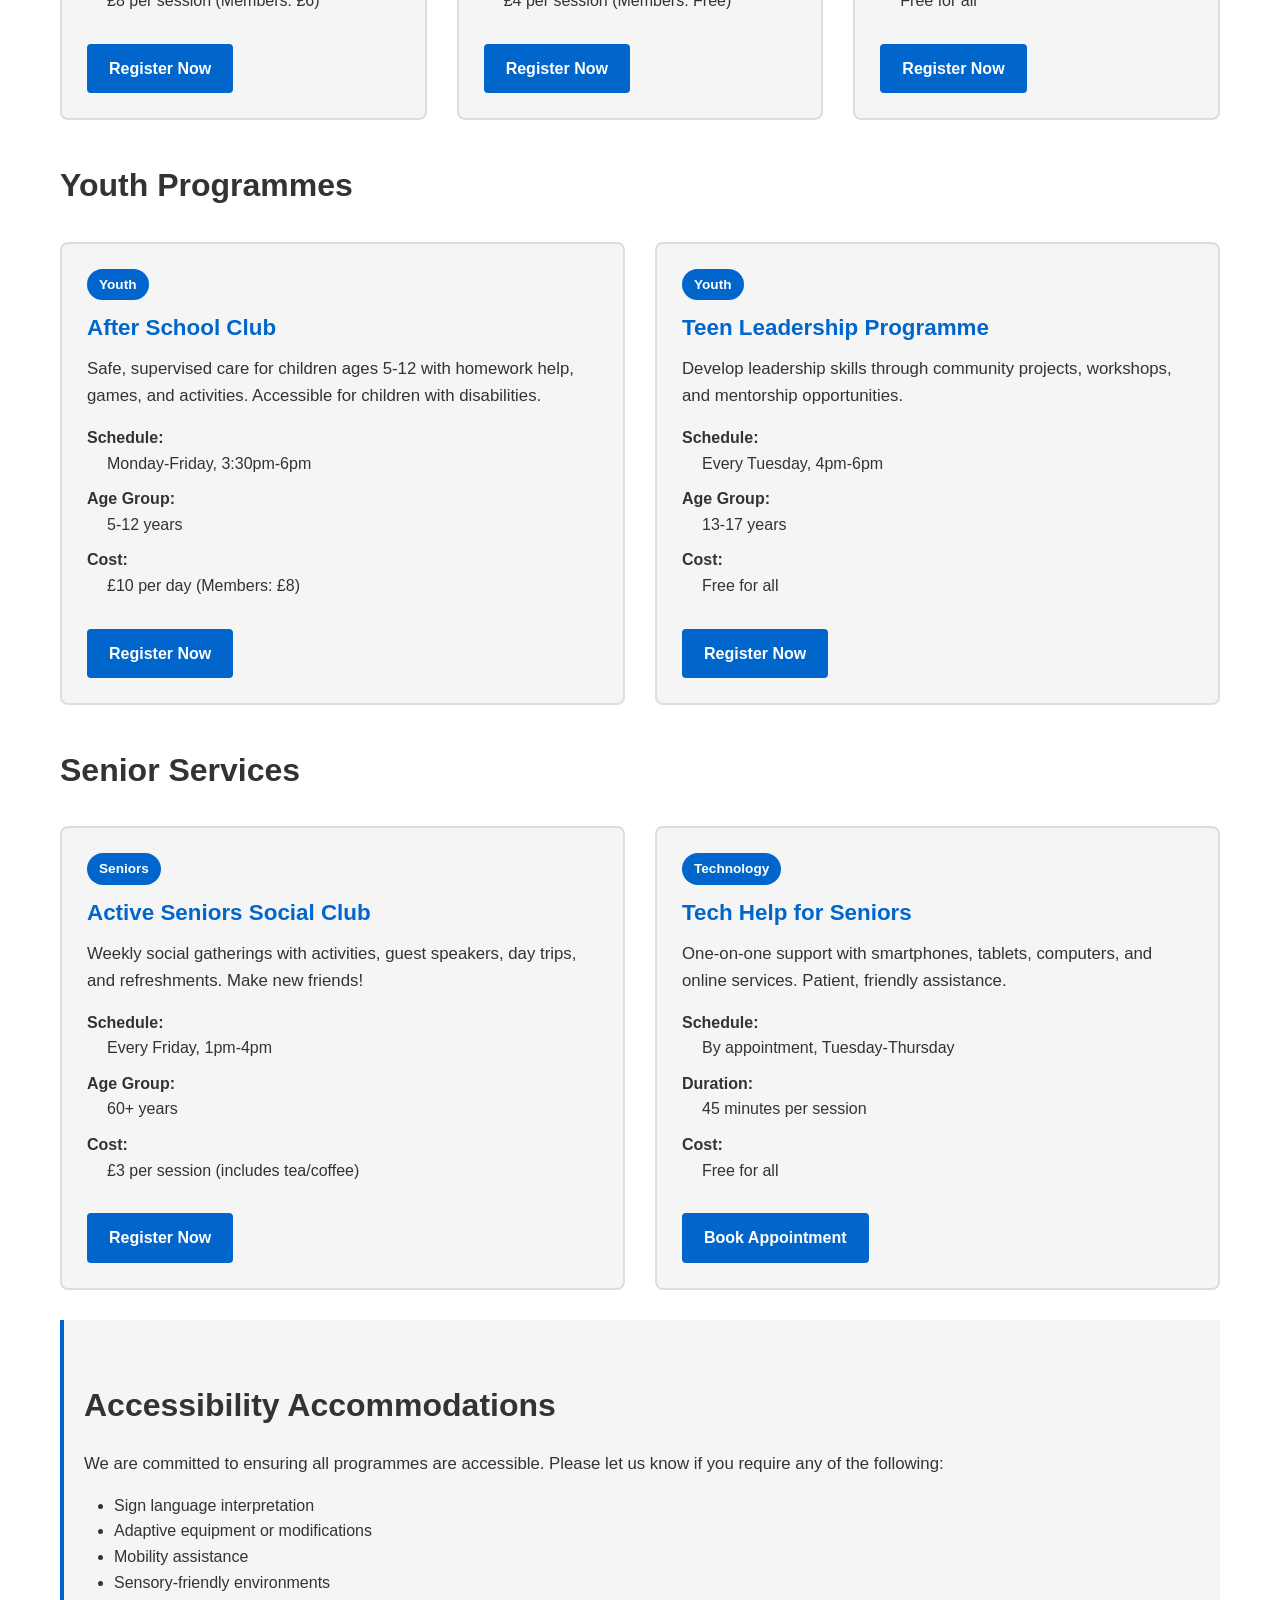
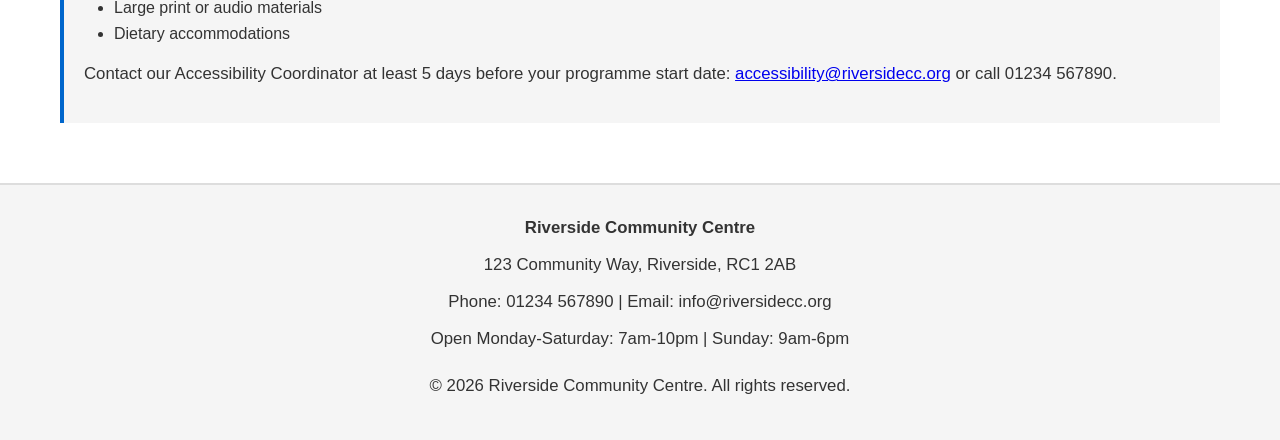
<file: services.html>
<!doctype html>
<html lang="en">
  <head>
    <meta charset="UTF-8">
    <meta name="viewport" content="width=device-width, initial-scale=1.0" />
    <title>Programmes & Services - Riverside Community Centre</title>
    <link rel="stylesheet" href="css/services.css" />
  </head>
  <body>
    <a href="#main-content" class="skip-link">Skip to main content</a>

    <div
      id="sr-announcement"
      class="sr-only"
      role="status"
      aria-live="polite"
      aria-atomic="true"
    ></div>

    <!-- Accessibility Controls -->
    <div
      class="accessibility-controls"
      role="region"
      aria-label="Accessibility controls"
    >
      <div class="control-group">
        <span id="font-controls-label" class="control-label">Text Size:</span>
        <div
          id="font-controls"
          role="group"
          aria-labelledby="font-controls-label"
        >
          <button
            id="font-decrease"
            aria-label="Decrease font size"
          >
            A-
          </button>
          <button
            id="font-reset"
            aria-label="Reset font size"
          >
            A
          </button>
          <button
            id="font-increase"
            aria-label="Increase font size"
          >
            A+
          </button>
        </div>
      </div>
      <div class="control-group">
        <label for="theme-toggle">High Contrast:</label>
        <button
          id="theme-toggle"
          aria-pressed="false"
          aria-label="Toggle high contrast mode"
        >
          Toggle
        </button>
      </div>
    </div>

    <!-- Header -->
    <header>
      <div class="header-content">
        <p class="site-name">Riverside Community Centre</p>
        <p style="margin: 0; color: #fff; font-size: 1.1rem">
          Bringing Our Community Together
        </p>
      </div>
    </header>

    <!-- Navigation -->
    <nav aria-label="Main navigation">
      <div class="nav-container">
        <ul class="nav-menu">
          <li><a href="index.html">Home</a></li>
          <li><a href="about.html">About Us</a></li>
          <li>
            <a href="services.html" class="active" aria-current="page"
              >Programmes & Services</a
            >
          </li>
          <li><a href="form.html">Register</a></li>
          <li><a href="contact.html">Contact</a></li>
        </ul>
      </div>
    </nav>

    <!-- Main Content -->
    <main id="main-content">
      <h1 class="page-title">Programmes & Services</h1>

      <div class="intro-text">
        <p>
          Riverside Community Centre offers a wide range of programmes and
          services designed to meet the diverse needs of our community. All
          programmes are inclusive and accessible, with accommodations available
          upon request.
        </p>
      </div>

      <section aria-labelledby="fitness-heading">
        <h2 id="fitness-heading">Fitness & Wellness Programmes</h2>

        <div class="programs-grid">
          <article class="program-card">
            <span class="program-category">Fitness</span>
            <h3>Aqua Fitness Classes</h3>
            <p>
              Low-impact water exercises suitable for all fitness levels.
              Perfect for seniors and those with joint concerns.
            </p>
            <dl class="program-details">
              <dt>Schedule:</dt>
              <dd>Monday, Wednesday, Friday at 10am and 6pm</dd>
              <dt>Duration:</dt>
              <dd>45 minutes</dd>
              <dt>Cost:</dt>
              <dd>£5 per class (Members: £3)</dd>
            </dl>
            <a href="form.html" class="cta-button">Register Now<span class="sr-only"> for Aqua Fitness Classes</span></a>
          </article>

          <article class="program-card">
            <span class="program-category">Fitness</span>
            <h3>Adaptive Yoga</h3>
            <p>
              Modified yoga classes designed for individuals with physical
              disabilities or limited mobility. Chairs and props provided.
            </p>
            <dl class="program-details">
              <dt>Schedule:</dt>
              <dd>Tuesday and Thursday at 11am</dd>
              <dt>Duration:</dt>
              <dd>60 minutes</dd>
              <dt>Cost:</dt>
              <dd>£6 per class (Members: £4)</dd>
            </dl>
            <a href="form.html" class="cta-button">Register Now<span class="sr-only"> for Adaptive Yoga</span></a>
          </article>

          <article class="program-card">
            <span class="program-category">Wellness</span>
            <h3>Mindfulness & Meditation</h3>
            <p>
              Guided meditation sessions to reduce stress and improve mental
              wellbeing. Suitable for beginners and experienced practitioners.
            </p>
            <dl class="program-details">
              <dt>Schedule:</dt>
              <dd>Every Wednesday at 7pm</dd>
              <dt>Duration:</dt>
              <dd>45 minutes</dd>
              <dt>Cost:</dt>
              <dd>Free for all</dd>
            </dl>
            <a href="form.html" class="cta-button">Register Now<span class="sr-only"> for Mindfulness & Meditation</span></a>
          </article>
        </div>
      </section>

      <section aria-labelledby="arts-heading">
        <h2 id="arts-heading">Arts & Culture Programmes</h2>

        <div class="programs-grid">
          <article class="program-card">
            <span class="program-category">Arts</span>
            <h3>Creative Art Workshop</h3>
            <p>
              Explore painting, drawing, and mixed media. Materials provided.
              Accessible workstations available.
            </p>
            <dl class="program-details">
              <dt>Schedule:</dt>
              <dd>Saturday 2pm-4pm</dd>
              <dt>Duration:</dt>
              <dd>2 hours</dd>
              <dt>Cost:</dt>
              <dd>£8 per session (Members: £6)</dd>
            </dl>
            <a href="form.html" class="cta-button">Register Now<span class="sr-only"> for Creative Art Workshop</span></a>
          </article>

          <article class="program-card">
            <span class="program-category">Music</span>
            <h3>Community Choir</h3>
            <p>
              Join our inclusive choir - no audition required! Performances at
              local events throughout the year.
            </p>
            <dl class="program-details">
              <dt>Schedule:</dt>
              <dd>Every Thursday at 6:30pm</dd>
              <dt>Duration:</dt>
              <dd>90 minutes</dd>
              <dt>Cost:</dt>
              <dd>£4 per session (Members: Free)</dd>
            </dl>
            <a href="form.html" class="cta-button">Register Now<span class="sr-only"> for Community Choir</span></a>
          </article>

          <article class="program-card">
            <span class="program-category">Culture</span>
            <h3>Cultural Celebration Events</h3>
            <p>
              Monthly events celebrating different cultures through food, music,
              and storytelling. Everyone welcome!
            </p>
            <dl class="program-details">
              <dt>Schedule:</dt>
              <dd>First Saturday of each month, 5pm-8pm</dd>
              <dt>Duration:</dt>
              <dd>3 hours</dd>
              <dt>Cost:</dt>
              <dd>Free for all</dd>
            </dl>
            <a href="form.html" class="cta-button">Register Now<span class="sr-only"> for Cultural Celebration Events</span></a>
          </article>
        </div>
      </section>

      <section aria-labelledby="youth-heading">
        <h2 id="youth-heading">Youth Programmes</h2>

        <div class="programs-grid">
          <article class="program-card">
            <span class="program-category">Youth</span>
            <h3>After School Club</h3>
            <p>
              Safe, supervised care for children ages 5-12 with homework help,
              games, and activities. Accessible for children with disabilities.
            </p>
            <dl class="program-details">
              <dt>Schedule:</dt>
              <dd>Monday-Friday, 3:30pm-6pm</dd>
              <dt>Age Group:</dt>
              <dd>5-12 years</dd>
              <dt>Cost:</dt>
              <dd>£10 per day (Members: £8)</dd>
            </dl>
            <a href="form.html" class="cta-button">Register Now<span class="sr-only"> for After School Club</span></a>
          </article>

          <article class="program-card">
            <span class="program-category">Youth</span>
            <h3>Teen Leadership Programme</h3>
            <p>
              Develop leadership skills through community projects, workshops,
              and mentorship opportunities.
            </p>
            <dl class="program-details">
              <dt>Schedule:</dt>
              <dd>Every Tuesday, 4pm-6pm</dd>
              <dt>Age Group:</dt>
              <dd>13-17 years</dd>
              <dt>Cost:</dt>
              <dd>Free for all</dd>
            </dl>
            <a href="form.html" class="cta-button">Register Now<span class="sr-only"> for Teen Leadership Programme</span></a>
          </article>
        </div>
      </section>

      <section aria-labelledby="seniors-heading">
        <h2 id="seniors-heading">Senior Services</h2>

        <div class="programs-grid">
          <article class="program-card">
            <span class="program-category">Seniors</span>
            <h3>Active Seniors Social Club</h3>
            <p>
              Weekly social gatherings with activities, guest speakers, day
              trips, and refreshments. Make new friends!
            </p>
            <dl class="program-details">
              <dt>Schedule:</dt>
              <dd>Every Friday, 1pm-4pm</dd>
              <dt>Age Group:</dt>
              <dd>60+ years</dd>
              <dt>Cost:</dt>
              <dd>£3 per session (includes tea/coffee)</dd>
            </dl>
            <a href="form.html" class="cta-button">Register Now<span class="sr-only"> for Active Seniors Social Club</span></a>
          </article>

          <article class="program-card">
            <span class="program-category">Technology</span>
            <h3>Tech Help for Seniors</h3>
            <p>
              One-on-one support with smartphones, tablets, computers, and
              online services. Patient, friendly assistance.
            </p>
            <dl class="program-details">
              <dt>Schedule:</dt>
              <dd>By appointment, Tuesday-Thursday</dd>
              <dt>Duration:</dt>
              <dd>45 minutes per session</dd>
              <dt>Cost:</dt>
              <dd>Free for all</dd>
            </dl>
            <a href="contact.html" class="cta-button">Book Appointment<span class="sr-only"> for Tech Help for Seniors</span></a>
          </article>
        </div>
      </section>

      <div
        class="accessibility-note"
        role="complementary"
        aria-labelledby="access-note"
      >
        <h2 id="access-note">Accessibility Accommodations</h2>
        <p>
          We are committed to ensuring all programmes are accessible. Please let
          us know if you require any of the following:
        </p>
        <ul>
          <li>Sign language interpretation</li>
          <li>Adaptive equipment or modifications</li>
          <li>Mobility assistance</li>
          <li>Sensory-friendly environments</li>
          <li>Large print or audio materials</li>
          <li>Dietary accommodations</li>
        </ul>
        <p>
          Contact our Accessibility Coordinator at least 5 days before your
          programme start date:
          <a href="mailto:accessibility@riversidecc.org"
            >accessibility@riversidecc.org</a
          >
          or call 01234 567890.
        </p>
      </div>
    </main>

    <!-- Footer -->
    <footer>
      <div class="footer-content">
        <p><strong>Riverside Community Centre</strong></p>
        <p>123 Community Way, Riverside, RC1 2AB</p>
        <p>Phone: 01234 567890 | Email: info@riversidecc.org</p>
        <p>Open Monday-Saturday: 7am-10pm | Sunday: 9am-6pm</p>
        <p style="margin-top: 20px">
          &copy; 2026 Riverside Community Centre. All rights reserved.
        </p>
      </div>
    </footer>
    <script src="scripts/services.js"></script>
  </body>
</html>
</file>
<file: css/index.css>
/* CSS Variables for theming */
:root {
  --bg-color: #ffffff;
  --text-color: #333333;
  --primary-color: #0066cc;
  --secondary-color: #f5f5f5;
  --border-color: #dddddd;
  --link-color: #0066cc;
  --button-bg: #0066cc;
  --button-text: #ffffff;
}

/* High Contrast Theme */
body.high-contrast {
  --bg-color: #000000;
  --text-color: #ffffff;
  --primary-color: #ffff00;
  --secondary-color: #1a1a1a;
  --border-color: #ffffff;
  --link-color: #ffff00;
  --button-bg: #ffffff;
  --button-text: #000000;
}

/* Base Styles */
* {
  margin: 0;
  padding: 0;
  box-sizing: border-box;
}

body {
  font-family: Arial, Verdana, sans-serif;
  font-size: 16px;
  line-height: 1.6;
  background-color: var(--bg-color);
  color: var(--text-color);
  transition:
    background-color 0.3s,
    color 0.3s;
}

/* Skip Navigation Link */
.skip-link {
  position: absolute;
  top: -40px;
  left: 0;
  background: #000;
  color: #fff;
  padding: 8px 12px;
  text-decoration: none;
  z-index: 1000;
  border-radius: 0 0 4px 0;
}

.skip-link:focus {
  top: 0;
}

/* Screen Reader Only */
.sr-only {
  position: absolute;
  left: -10000px;
  width: 1px;
  height: 1px;
  overflow: hidden;
}

/* Accessibility Controls */
.accessibility-controls {
  background-color: var(--secondary-color);
  padding: 10px;
  border-bottom: 2px solid var(--border-color);
  display: flex;
  justify-content: flex-end;
  align-items: center;
  gap: 15px;
  flex-wrap: wrap;
}

.accessibility-controls label,
.accessibility-controls .control-label {
  font-size: 0.9rem;
  font-weight: bold;
}

.control-group {
  display: flex;
  align-items: center;
  gap: 8px;
}

.accessibility-controls button {
  background-color: var(--button-bg);
  color: var(--button-text);
  border: 2px solid var(--button-bg);
  padding: 8px 12px;
  cursor: pointer;
  font-size: 0.9rem;
  border-radius: 4px;
  min-width: 44px;
  min-height: 44px;
  transition: all 0.2s;
}

.accessibility-controls button:hover {
  opacity: 0.8;
}

.accessibility-controls button:focus {
  outline: 3px solid var(--primary-color);
  outline-offset: 2px;
}

/* Header */
header {
  background-color: var(--primary-color);
  color: #fff;
  padding: 20px;
}

body.high-contrast header {
  background-color: #1a1a1a;
  border-bottom: 3px solid var(--primary-color);
}

.header-content {
  max-width: 1200px;
  margin: 0 auto;
  display: flex;
  justify-content: space-between;
  align-items: center;
  flex-wrap: wrap;
  gap: 20px;
}

.site-name {
  font-size: 1.8rem;
  font-weight: bold;
  margin: 0;
  color: #fff;
}

/* Navigation */
nav {
  background-color: var(--secondary-color);
  border-bottom: 2px solid var(--border-color);
}

.nav-container {
  max-width: 1200px;
  margin: 0 auto;
  padding: 0;
}

.nav-menu {
  list-style: none;
  display: flex;
  flex-wrap: wrap;
  gap: 0;
}

.nav-menu li {
  flex: 1;
  min-width: 150px;
}

.nav-menu a {
  display: block;
  padding: 15px 20px;
  color: var(--text-color);
  text-decoration: none;
  font-weight: 500;
  text-align: center;
  border-right: 1px solid var(--border-color);
  transition: background-color 0.2s;
}

.nav-menu li:last-child a {
  border-right: none;
}

.nav-menu a:hover,
.nav-menu a:focus {
  background-color: var(--primary-color);
  color: var(--button-text);
}

.nav-menu a.active {
  background-color: var(--primary-color);
  color: var(--button-text);
  font-weight: bold;
  border-bottom: 4px solid currentColor;
}


/* Focus Styles */
*:focus {
  outline: 3px solid var(--primary-color);
  outline-offset: 2px;
}

a:focus {
  outline-color: var(--primary-color);
}

/* Main Content */
main {
  max-width: 1200px;
  margin: 40px auto;
  padding: 0 20px;
}

.hero {
  background-color: var(--secondary-color);
  padding: 40px;
  border-radius: 8px;
  border: 2px solid var(--border-color);
  margin-bottom: 40px;
}

h2 {
  font-size: 2rem;
  margin-bottom: 15px;
  color: var(--text-color);
}

p {
  margin-bottom: 15px;
  font-size: 1.1rem;
}

.cta-button {
  display: inline-block;
  background-color: var(--button-bg);
  color: var(--button-text);
  padding: 12px 24px;
  text-decoration: none;
  border-radius: 4px;
  font-weight: bold;
  margin-top: 10px;
  border: 2px solid var(--button-bg);
  min-width: 44px;
  min-height: 44px;
  transition: all 0.2s;
}

.cta-button:hover {
  opacity: 0.8;
}

/* Features Grid */
.features {
  display: grid;
  grid-template-columns: repeat(auto-fit, minmax(280px, 1fr));
  gap: 30px;
  margin: 40px 0;
}

.feature-card {
  background-color: var(--secondary-color);
  padding: 30px;
  border-radius: 8px;
  border: 2px solid var(--border-color);
}

.feature-card h3 {
  font-size: 1.5rem;
  margin-bottom: 15px;
  color: var(--text-color);
}

.feature-card p {
  font-size: 1rem;
}

/* Footer */
footer {
  background-color: var(--secondary-color);
  border-top: 2px solid var(--border-color);
  padding: 30px 20px;
  margin-top: 60px;
}

.footer-content {
  max-width: 1200px;
  margin: 0 auto;
  text-align: center;
}

.footer-content p {
  margin-bottom: 10px;
}

/* Responsive Design */
@media (max-width: 768px) {
  .header-content {
    flex-direction: column;
    text-align: center;
  }

  .nav-menu {
    flex-direction: column;
  }

  .nav-menu li {
    width: 100%;
  }

  .nav-menu a {
    border-right: none;
    border-bottom: 1px solid var(--border-color);
  }

  .accessibility-controls {
    justify-content: center;
  }

  h2 {
    font-size: 1.5rem;
  }
}
</file>
<file: css/about.css>
/* CSS Variables for theming */
:root {
  --bg-color: #ffffff;
  --text-color: #333333;
  --primary-color: #0066cc;
  --secondary-color: #f5f5f5;
  --border-color: #dddddd; /* dividers and card edges, decorative */
  --control-border: #767066; /* input and button edges, 4.9:1 */
  --link-color: #0066cc;
  --button-bg: #0066cc;
  --button-text: #ffffff;
}

/* High Contrast Theme */
body.high-contrast {
  --bg-color: #000000;
  --text-color: #ffffff;
  --primary-color: #ffff00;
  --secondary-color: #1a1a1a;
  --border-color: #ffffff;
  --link-color: #ffff00;
  --button-bg: #ffffff;
  --button-text: #000000;
}

/* Base Styles */
* {
  margin: 0;
  padding: 0;
  box-sizing: border-box;
}

body {
  font-family: Arial, Verdana, sans-serif;
  font-size: 16px;
  line-height: 1.6;
  background-color: var(--bg-color);
  color: var(--text-color);
  transition:
    background-color 0.3s,
    color 0.3s;
}

.skip-link {
  position: absolute;
  top: -40px;
  left: 0;
  background: #000;
  color: #fff;
  padding: 8px 12px;
  text-decoration: none;
  z-index: 1000;
  border-radius: 0 0 4px 0;
}

.skip-link:focus {
  top: 0;
}

.sr-only {
  position: absolute;
  left: -10000px;
  width: 1px;
  height: 1px;
  overflow: hidden;
}

.accessibility-controls {
  background-color: var(--secondary-color);
  padding: 10px;
  border-bottom: 2px solid var(--border-color);
  display: flex;
  justify-content: flex-end;
  align-items: center;
  gap: 15px;
  flex-wrap: wrap;
}

.accessibility-controls label,
.accessibility-controls .control-label {
  font-size: 0.9rem;
  font-weight: bold;
}

.control-group {
  display: flex;
  align-items: center;
  gap: 8px;
}

.accessibility-controls button {
  background-color: var(--button-bg);
  color: var(--button-text);
  border: 2px solid var(--button-bg);
  padding: 8px 12px;
  cursor: pointer;
  font-size: 0.9rem;
  border-radius: 4px;
  min-width: 44px;
  min-height: 44px;
  transition: all 0.2s;
}

.accessibility-controls button:hover {
  opacity: 0.8;
}

.accessibility-controls button:focus {
  outline: 3px solid var(--primary-color);
  outline-offset: 2px;
}

header {
  background-color: var(--primary-color);
  color: #fff;
  padding: 20px;
}

body.high-contrast header {
  background-color: #1a1a1a;
  border-bottom: 3px solid var(--primary-color);
}

.header-content {
  max-width: 1200px;
  margin: 0 auto;
  display: flex;
  justify-content: space-between;
  align-items: center;
  flex-wrap: wrap;
  gap: 20px;
}

.site-name {
  font-size: 1.8rem;
  font-weight: bold;
  margin: 0;
  color: #fff;
}

nav {
  background-color: var(--secondary-color);
  border-bottom: 2px solid var(--border-color);
}

.nav-container {
  max-width: 1200px;
  margin: 0 auto;
  padding: 0;
}

.nav-menu {
  list-style: none;
  display: flex;
  flex-wrap: wrap;
  gap: 0;
}

.nav-menu li {
  flex: 1;
  min-width: 150px;
}

.nav-menu a {
  display: block;
  padding: 15px 20px;
  color: var(--text-color);
  text-decoration: none;
  font-weight: 500;
  text-align: center;
  border-right: 1px solid var(--border-color);
  transition: background-color 0.2s;
}

.nav-menu li:last-child a {
  border-right: none;
}

.nav-menu a:hover,
.nav-menu a:focus {
  background-color: var(--primary-color);
  color: var(--button-text);
}

.nav-menu a.active {
  background-color: var(--primary-color);
  color: var(--button-text);
  font-weight: bold;
  border-bottom: 4px solid currentColor;
}


*:focus {
  outline: 3px solid var(--primary-color);
  outline-offset: 2px;
}

a:focus {
  outline-color: var(--primary-color);
}

main {
  max-width: 1200px;
  margin: 40px auto;
  padding: 0 20px;
}

.page-title {
  font-size: 2.5rem;
  margin-bottom: 20px;
  color: var(--text-color);
}

.intro-text {
  background-color: var(--secondary-color);
  padding: 30px;
  border-radius: 8px;
  border: 2px solid var(--border-color);
  margin-bottom: 40px;
  font-size: 1.1rem;
}

h2 {
  font-size: 2rem;
  margin: 40px 0 20px 0;
  color: var(--text-color);
}

h3 {
  font-size: 1.5rem;
  margin: 20px 0 10px 0;
  color: var(--text-color);
}

p {
  margin-bottom: 15px;
  font-size: 1.05rem;
}

.programs-grid {
  display: grid;
  grid-template-columns: repeat(auto-fit, minmax(320px, 1fr));
  gap: 30px;
  margin: 30px 0;
}

.program-card {
  background-color: var(--secondary-color);
  border: 2px solid var(--border-color);
  border-radius: 8px;
  padding: 25px;
}

.program-card h3 {
  margin-top: 0;
  color: var(--primary-color);
  font-size: 1.4rem;
}

.program-category {
  display: inline-block;
  background-color: var(--primary-color);
  color: #fff;
  padding: 5px 12px;
  border-radius: 20px;
  font-size: 0.85rem;
  font-weight: bold;
  margin-bottom: 10px;
}

body.high-contrast .program-category {
  background-color: var(--button-bg);
  color: var(--button-text);
  border: 2px solid var(--primary-color);
}

.program-details {
  margin: 15px 0;
}

.program-details dt {
  font-weight: bold;
  margin-top: 10px;
  color: var(--text-color);
}

.program-details dd {
  margin-left: 20px;
  margin-bottom: 5px;
}

.cta-button {
  display: inline-block;
  background-color: var(--button-bg);
  color: var(--button-text);
  padding: 10px 20px;
  text-decoration: none;
  border-radius: 4px;
  font-weight: bold;
  margin-top: 15px;
  border: 2px solid var(--button-bg);
  min-width: 44px;
  min-height: 44px;
  transition: all 0.2s;
}

.cta-button:hover {
  opacity: 0.8;
}

.accessibility-note {
  background-color: var(--secondary-color);
  border-left: 4px solid var(--primary-color);
  padding: 20px;
  margin: 30px 0;
}

.accessibility-note h3 {
  margin-top: 0;
}

footer {
  background-color: var(--secondary-color);
  border-top: 2px solid var(--border-color);
  padding: 30px 20px;
  margin-top: 60px;
}

.footer-content {
  max-width: 1200px;
  margin: 0 auto;
  text-align: center;
}

.footer-content p {
  margin-bottom: 10px;
}

@media (max-width: 768px) {
  .header-content {
    flex-direction: column;
    text-align: center;
  }

  .nav-menu {
    flex-direction: column;
  }

  .nav-menu li {
    width: 100%;
  }

  .nav-menu a {
    border-right: none;
    border-bottom: 1px solid var(--border-color);
  }

  .accessibility-controls {
    justify-content: center;
  }

  .page-title {
    font-size: 2rem;
  }

  h2 {
    font-size: 1.6rem;
  }
}
</file>
<file: css/contact.css>
/* CSS Variables for theming */
:root {
  --bg-color: #ffffff;
  --text-color: #333333;
  --primary-color: #0066cc;
  --secondary-color: #f5f5f5;
  --border-color: #dddddd; /* dividers and card edges, decorative */
  --control-border: #767066; /* input and button edges, 4.9:1 on white */
  --link-color: #0066cc;
  --button-bg: #0066cc;
  --button-text: #ffffff;
  --error-color: #d32f2f;
  --success-color: #2e7d32;
}

/* High Contrast Theme */
body.high-contrast {
  --bg-color: #000000;
  --text-color: #ffffff;
  --primary-color: #ffff00;
  --secondary-color: #1a1a1a;
  --border-color: #ffffff;
  --link-color: #ffff00;
  --button-bg: #ffffff;
  --button-text: #000000;
  --error-color: #ff6b6b;
  --success-color: #51cf66;
}

/* Base Styles */
* {
  margin: 0;
  padding: 0;
  box-sizing: border-box;
}

body {
  font-family: Arial, Verdana, sans-serif;
  font-size: 16px;
  line-height: 1.6;
  background-color: var(--bg-color);
  color: var(--text-color);
  transition:
    background-color 0.3s,
    color 0.3s;
}

.skip-link {
  position: absolute;
  top: -40px;
  left: 0;
  background: #000;
  color: #fff;
  padding: 8px 12px;
  text-decoration: none;
  z-index: 1000;
  border-radius: 0 0 4px 0;
}

.skip-link:focus {
  top: 0;
}

.sr-only {
  position: absolute;
  left: -10000px;
  width: 1px;
  height: 1px;
  overflow: hidden;
}

.accessibility-controls {
  background-color: var(--secondary-color);
  padding: 10px;
  border-bottom: 2px solid var(--border-color);
  display: flex;
  justify-content: flex-end;
  align-items: center;
  gap: 15px;
  flex-wrap: wrap;
}

.accessibility-controls label,
.accessibility-controls .control-label {
  font-size: 0.9rem;
  font-weight: bold;
}

.control-group {
  display: flex;
  align-items: center;
  gap: 8px;
}

.accessibility-controls button {
  background-color: var(--button-bg);
  color: var(--button-text);
  border: 2px solid var(--button-bg);
  padding: 8px 12px;
  cursor: pointer;
  font-size: 0.9rem;
  border-radius: 4px;
  min-width: 44px;
  min-height: 44px;
  transition: all 0.2s;
}

.accessibility-controls button:hover {
  opacity: 0.8;
}

.accessibility-controls button:focus {
  outline: 3px solid var(--primary-color);
  outline-offset: 2px;
}

header {
  background-color: var(--primary-color);
  color: #fff;
  padding: 20px;
}

body.high-contrast header {
  background-color: #1a1a1a;
  border-bottom: 3px solid var(--primary-color);
}

.header-content {
  max-width: 1200px;
  margin: 0 auto;
  display: flex;
  justify-content: space-between;
  align-items: center;
  flex-wrap: wrap;
  gap: 20px;
}

.site-name {
  font-size: 1.8rem;
  font-weight: bold;
  margin: 0;
  color: #fff;
}

nav {
  background-color: var(--secondary-color);
  border-bottom: 2px solid var(--border-color);
}

.nav-container {
  max-width: 1200px;
  margin: 0 auto;
  padding: 0;
}

.nav-menu {
  list-style: none;
  display: flex;
  flex-wrap: wrap;
  gap: 0;
}

.nav-menu li {
  flex: 1;
  min-width: 150px;
}

.nav-menu a {
  display: block;
  padding: 15px 20px;
  color: var(--text-color);
  text-decoration: none;
  font-weight: 500;
  text-align: center;
  border-right: 1px solid var(--border-color);
  transition: background-color 0.2s;
}

.nav-menu li:last-child a {
  border-right: none;
}

.nav-menu a:hover,
.nav-menu a:focus {
  background-color: var(--primary-color);
  color: var(--button-text);
}

.nav-menu a.active {
  background-color: var(--primary-color);
  color: var(--button-text);
  font-weight: bold;
  border-bottom: 4px solid currentColor;
}

*:focus {
  outline: 3px solid var(--primary-color);
  outline-offset: 2px;
}

main {
  max-width: 1200px;
  margin: 40px auto;
  padding: 0 20px;
}

.page-title {
  font-size: 2.5rem;
  margin-bottom: 20px;
  color: var(--text-color);
}

.intro-text {
  background-color: var(--secondary-color);
  padding: 25px;
  border-radius: 8px;
  border: 2px solid var(--border-color);
  margin-bottom: 40px;
  font-size: 1.1rem;
}

h2 {
  font-size: 2rem;
  margin: 40px 0 20px 0;
  color: var(--text-color);
}

h3 {
  font-size: 1.5rem;
  margin: 20px 0 15px 0;
  color: var(--text-color);
}

p {
  margin-bottom: 15px;
  font-size: 1.05rem;
}

.contact-grid {
  display: grid;
  grid-template-columns: repeat(auto-fit, minmax(300px, 1fr));
  gap: 30px;
  margin: 30px 0;
}

.contact-card {
  background-color: var(--secondary-color);
  padding: 25px;
  border-radius: 8px;
  border: 2px solid var(--border-color);
}

.contact-card h3 {
  margin-top: 0;
  color: var(--primary-color);
  border-bottom: 2px solid var(--border-color);
  padding-bottom: 10px;
}

.contact-info {
  margin: 15px 0;
}

.contact-info dt {
  font-weight: bold;
  margin-top: 15px;
  color: var(--text-color);
}

.contact-info dd {
  margin-left: 0;
  margin-top: 5px;
}

.contact-info a {
  color: var(--link-color);
  text-decoration: underline;
}

.contact-info a:hover,
.contact-info a:focus {
  text-decoration: none;
}

.map-container {
  background-color: var(--secondary-color);
  padding: 30px;
  border-radius: 8px;
  border: 2px solid var(--border-color);
  margin: 40px 0;
}

.map-placeholder {
  background-color: var(--bg-color);
  border: 2px solid var(--border-color);
  padding: 80px 20px;
  text-align: center;
  border-radius: 8px;
  color: var(--text-color);
}

.form-container {
  background-color: var(--secondary-color);
  padding: 30px;
  border-radius: 8px;
  border: 2px solid var(--border-color);
  max-width: 700px;
  margin: 0 auto;
}

.form-group {
  margin-bottom: 25px;
}

label {
  display: block;
  font-weight: bold;
  color: var(--text-color);
  font-size: 1.05rem;
}

.required {
  color: var(--error-color);
  font-weight: bold;
}

input[type="text"],
input[type="email"],
select,
textarea {
  width: 100%;
  padding: 12px;
  border: 2px solid var(--control-border);
  border-radius: 4px;
  font-size: 1rem;
  font-family: Arial, Verdana, sans-serif;
  background-color: var(--bg-color);
  color: var(--text-color);
  transition: border-color 0.2s;
}

input:focus,
select:focus,
textarea:focus {
  border-color: var(--primary-color);
  outline: 3px solid var(--primary-color);
  outline-offset: 2px;
}

textarea {
  min-height: 150px;
  resize: vertical;
}

.error-message {
  display: block;
  color: var(--error-color);
  font-size: 0.95rem;
  font-weight: bold;
  margin-top: 8px;
  padding: 8px;
  background-color: rgba(211, 47, 47, 0.1);
  border-left: 4px solid var(--error-color);
  border-radius: 4px;
}

body.high-contrast .error-message {
  background-color: transparent;
  border: 2px solid var(--error-color);
}

.error-message:empty {
  display: none;
}

input.error,
select.error,
textarea.error {
  border-color: var(--error-color);
  border-width: 3px;
}

button[type="submit"] {
  background-color: var(--button-bg);
  color: var(--button-text);
  border: 2px solid var(--button-bg);
  padding: 14px 28px;
  font-size: 1.1rem;
  font-weight: bold;
  border-radius: 4px;
  cursor: pointer;
  min-width: 44px;
  min-height: 44px;
  transition: all 0.2s;
  width: 100%;
}

button[type="submit"]:hover {
  opacity: 0.85;
}

.success-message {
  background-color: var(--success-color);
  color: #fff;
  padding: 20px;
  border-radius: 8px;
  margin-bottom: 20px;
  font-size: 1.1rem;
  font-weight: bold;
  display: none;
}

body.high-contrast .success-message {
  border: 3px solid var(--success-color);
}

footer {
  background-color: var(--secondary-color);
  border-top: 2px solid var(--border-color);
  padding: 30px 20px;
  margin-top: 60px;
}

.footer-content {
  max-width: 1200px;
  margin: 0 auto;
  text-align: center;
}

.footer-content p {
  margin-bottom: 10px;
}

@media (max-width: 768px) {
  .header-content {
    flex-direction: column;
    text-align: center;
  }

  .nav-menu {
    flex-direction: column;
  }

  .nav-menu li {
    width: 100%;
  }

  .nav-menu a {
    border-right: none;
    border-bottom: 1px solid var(--border-color);
  }

  .accessibility-controls {
    justify-content: center;
  }

  .page-title {
    font-size: 2rem;
  }

  h2 {
    font-size: 1.6rem;
  }

  .contact-grid {
    grid-template-columns: 1fr;
  }

  .form-container {
    padding: 20px;
  }
}
</file>
<file: css/form.css>
/* CSS Variables for theming */
:root {
  --bg-color: #ffffff;
  --text-color: #333333;
  --primary-color: #0066cc;
  --secondary-color: #f5f5f5;
  --border-color: #dddddd; /* dividers and card edges, decorative */
  --control-border: #767066; /* input and button edges, 4.9:1 */
  --link-color: #0066cc;
  --button-bg: #0066cc;
  --button-text: #ffffff;
  --error-color: #d32f2f;
  --success-color: #2e7d32;
}

/* High Contrast Theme */
body.high-contrast {
  --bg-color: #000000;
  --text-color: #ffffff;
  --primary-color: #ffff00;
  --secondary-color: #1a1a1a;
  --border-color: #ffffff;
  --link-color: #ffff00;
  --button-bg: #ffffff;
  --button-text: #000000;
  --error-color: #ff6b6b;
  --success-color: #51cf66;
}

/* Base Styles */
* {
  margin: 0;
  padding: 0;
  box-sizing: border-box;
}

body {
  font-family: Arial, Verdana, sans-serif;
  font-size: 16px;
  line-height: 1.6;
  background-color: var(--bg-color);
  color: var(--text-color);
  transition:
    background-color 0.3s,
    color 0.3s;
}

.skip-link {
  position: absolute;
  top: -40px;
  left: 0;
  background: #000;
  color: #fff;
  padding: 8px 12px;
  text-decoration: none;
  z-index: 1000;
  border-radius: 0 0 4px 0;
}

.skip-link:focus {
  top: 0;
}

.sr-only {
  position: absolute;
  left: -10000px;
  width: 1px;
  height: 1px;
  overflow: hidden;
}

.accessibility-controls {
  background-color: var(--secondary-color);
  padding: 10px;
  border-bottom: 2px solid var(--border-color);
  display: flex;
  justify-content: flex-end;
  align-items: center;
  gap: 15px;
  flex-wrap: wrap;
}

.accessibility-controls label,
.accessibility-controls .control-label {
  font-size: 0.9rem;
  font-weight: bold;
}

.control-group {
  display: flex;
  align-items: center;
  gap: 8px;
}

.accessibility-controls button {
  background-color: var(--button-bg);
  color: var(--button-text);
  border: 2px solid var(--button-bg);
  padding: 8px 12px;
  cursor: pointer;
  font-size: 0.9rem;
  border-radius: 4px;
  min-width: 44px;
  min-height: 44px;
  transition: all 0.2s;
}

.accessibility-controls button:hover {
  opacity: 0.8;
}

.accessibility-controls button:focus {
  outline: 3px solid var(--primary-color);
  outline-offset: 2px;
}

header {
  background-color: var(--primary-color);
  color: #fff;
  padding: 20px;
}

body.high-contrast header {
  background-color: #1a1a1a;
  border-bottom: 3px solid var(--primary-color);
}

.header-content {
  max-width: 1200px;
  margin: 0 auto;
  display: flex;
  justify-content: space-between;
  align-items: center;
  flex-wrap: wrap;
  gap: 20px;
}

.site-name {
  font-size: 1.8rem;
  font-weight: bold;
  margin: 0;
  color: #fff;
}

nav {
  background-color: var(--secondary-color);
  border-bottom: 2px solid var(--border-color);
}

.nav-container {
  max-width: 1200px;
  margin: 0 auto;
  padding: 0;
}

.nav-menu {
  list-style: none;
  display: flex;
  flex-wrap: wrap;
  gap: 0;
}

.nav-menu li {
  flex: 1;
  min-width: 150px;
}

.nav-menu a {
  display: block;
  padding: 15px 20px;
  color: var(--text-color);
  text-decoration: none;
  font-weight: 500;
  text-align: center;
  border-right: 1px solid var(--border-color);
  transition: background-color 0.2s;
}

.nav-menu li:last-child a {
  border-right: none;
}

.nav-menu a:hover,
.nav-menu a:focus {
  background-color: var(--primary-color);
  color: var(--button-text);
}

.nav-menu a.active {
  background-color: var(--primary-color);
  color: var(--button-text);
  font-weight: bold;
  border-bottom: 4px solid currentColor;
}

*:focus {
  outline: 3px solid var(--primary-color);
  outline-offset: 2px;
}

main {
  max-width: 1200px;
  margin: 40px auto;
  padding: 0 20px;
}

.page-title {
  font-size: 2.5rem;
  margin-bottom: 20px;
  color: var(--text-color);
}

.intro-text {
  background-color: var(--secondary-color);
  padding: 25px;
  border-radius: 8px;
  border: 2px solid var(--border-color);
  margin-bottom: 30px;
}

.intro-text p {
  margin-bottom: 10px;
  font-size: 1.05rem;
}

.intro-text p:last-child {
  margin-bottom: 0;
}

/* Form Styles */
.form-container {
  background-color: var(--secondary-color);
  padding: 30px;
  border-radius: 8px;
  border: 2px solid var(--border-color);
}

.form-section {
  margin-bottom: 35px;
}

.form-section h2 {
  font-size: 1.5rem;
  margin-bottom: 20px;
  color: var(--text-color);
  border-bottom: 2px solid var(--border-color);
  padding-bottom: 10px;
}

.form-group {
  margin-bottom: 25px;
}

label {
  display: block;
  font-weight: bold;
  color: var(--text-color);
  font-size: 1.05rem;
}

.required {
  color: var(--error-color);
  font-weight: bold;
}

input[type="text"],
input[type="email"],
input[type="tel"],
input[type="date"],
select,
textarea {
  width: 100%;
  padding: 12px;
  border: 2px solid var(--control-border);
  border-radius: 4px;
  font-size: 1rem;
  font-family: Arial, Verdana, sans-serif;
  background-color: var(--bg-color);
  color: var(--text-color);
  transition: border-color 0.2s;
}

input:focus,
select:focus,
textarea:focus {
  border-color: var(--primary-color);
  outline: 3px solid var(--primary-color);
  outline-offset: 2px;
}

textarea {
  min-height: 120px;
  resize: vertical;
}

.hint {
  display: block;
  font-size: 0.9rem;
  color: var(--text-color);
  margin-top: 5px;
  font-style: italic;
}

.error-message {
  display: block;
  color: var(--error-color);
  font-size: 0.95rem;
  font-weight: bold;
  margin-top: 8px;
  padding: 8px;
  background-color: rgba(211, 47, 47, 0.1);
  border-left: 4px solid var(--error-color);
  border-radius: 4px;
}

body.high-contrast .error-message {
  background-color: transparent;
  border: 2px solid var(--error-color);
}

.error-message:empty {
  display: none;
}

input.error,
select.error,
textarea.error {
  border-color: var(--error-color);
  border-width: 3px;
}

legend {
  margin-left: 10px;
}

/* Radio and Checkbox Styles */
.radio-group,
.checkbox-group {
  margin-top: 10px;
  margin-left: 10px;
}

.radio-option,
.checkbox-option {
  margin-bottom: 12px;
  display: flex;
  align-items: center;
}

input[type="radio"],
input[type="checkbox"] {
  width: 20px;
  height: 20px;
  margin-right: 10px;
  cursor: pointer;
}

.radio-option label,
.checkbox-option label {
  margin-bottom: 0;
  font-weight: normal;
  cursor: pointer;
}

/* Button Styles */
.form-actions {
  display: flex;
  gap: 15px;
  margin-top: 30px;
  flex-wrap: wrap;
}

button[type="submit"],
button[type="reset"] {
  background-color: var(--button-bg);
  color: var(--button-text);
  border: 2px solid var(--button-bg);
  padding: 14px 28px;
  font-size: 1.1rem;
  font-weight: bold;
  border-radius: 4px;
  cursor: pointer;
  min-width: 44px;
  min-height: 44px;
  transition: all 0.2s;
}

button[type="submit"]:hover,
button[type="reset"]:hover {
  opacity: 0.85;
}

button[type="reset"] {
  background-color: transparent;
  color: var(--text-color);
  border-color: var(--border-color);
}

.success-message {
  background-color: var(--success-color);
  color: #fff;
  padding: 20px;
  border-radius: 8px;
  margin-bottom: 20px;
  font-size: 1.1rem;
  font-weight: bold;
  display: none;
}

body.high-contrast .success-message {
  border: 3px solid var(--success-color);
}

footer {
  background-color: var(--secondary-color);
  border-top: 2px solid var(--border-color);
  padding: 30px 20px;
  margin-top: 60px;
}

.footer-content {
  max-width: 1200px;
  margin: 0 auto;
  text-align: center;
}

.footer-content p {
  margin-bottom: 10px;
}

@media (max-width: 768px) {
  .header-content {
    flex-direction: column;
    text-align: center;
  }

  .nav-menu {
    flex-direction: column;
  }

  .nav-menu li {
    width: 100%;
  }

  .nav-menu a {
    border-right: none;
    border-bottom: 1px solid var(--border-color);
  }

  .accessibility-controls {
    justify-content: center;
  }

  .page-title {
    font-size: 2rem;
  }

  .form-container {
    padding: 20px;
  }

  .form-actions {
    flex-direction: column;
  }

  button[type="submit"],
  button[type="reset"] {
    width: 100%;
  }
}
</file>
<file: css/services.css>
/* CSS Variables for theming */
:root {
  --bg-color: #ffffff;
  --text-color: #333333;
  --primary-color: #0066cc;
  --secondary-color: #f5f5f5;
  --border-color: #dddddd;
  --link-color: #0066cc;
  --button-bg: #0066cc;
  --button-text: #ffffff;
}

/* High Contrast Theme */
body.high-contrast {
  --bg-color: #000000;
  --text-color: #ffffff;
  --primary-color: #ffff00;
  --secondary-color: #1a1a1a;
  --border-color: #ffffff;
  --link-color: #ffff00;
  --button-bg: #ffffff;
  --button-text: #000000;
}

/* Base Styles */
* {
  margin: 0;
  padding: 0;
  box-sizing: border-box;
}

body {
  font-family: Arial, Verdana, sans-serif;
  font-size: 16px;
  line-height: 1.6;
  background-color: var(--bg-color);
  color: var(--text-color);
  transition:
    background-color 0.3s,
    color 0.3s;
}

.skip-link {
  position: absolute;
  top: -40px;
  left: 0;
  background: #000;
  color: #fff;
  padding: 8px 12px;
  text-decoration: none;
  z-index: 1000;
  border-radius: 0 0 4px 0;
}

.skip-link:focus {
  top: 0;
}

.sr-only {
  position: absolute;
  left: -10000px;
  width: 1px;
  height: 1px;
  overflow: hidden;
}

.accessibility-controls {
  background-color: var(--secondary-color);
  padding: 10px;
  border-bottom: 2px solid var(--border-color);
  display: flex;
  justify-content: flex-end;
  align-items: center;
  gap: 15px;
  flex-wrap: wrap;
}

.accessibility-controls label,
.accessibility-controls .control-label {
  font-size: 0.9rem;
  font-weight: bold;
}

.control-group {
  display: flex;
  align-items: center;
  gap: 8px;
}

.accessibility-controls button {
  background-color: var(--button-bg);
  color: var(--button-text);
  border: 2px solid var(--button-bg);
  padding: 8px 12px;
  cursor: pointer;
  font-size: 0.9rem;
  border-radius: 4px;
  min-width: 44px;
  min-height: 44px;
  transition: all 0.2s;
}

.accessibility-controls button:hover {
  opacity: 0.8;
}

.accessibility-controls button:focus {
  outline: 3px solid var(--primary-color);
  outline-offset: 2px;
}

header {
  background-color: var(--primary-color);
  color: #fff;
  padding: 20px;
}

body.high-contrast header {
  background-color: #1a1a1a;
  border-bottom: 3px solid var(--primary-color);
}

.header-content {
  max-width: 1200px;
  margin: 0 auto;
  display: flex;
  justify-content: space-between;
  align-items: center;
  flex-wrap: wrap;
  gap: 20px;
}

.site-name {
  font-size: 1.8rem;
  font-weight: bold;
  margin: 0;
  color: #fff;
}

nav {
  background-color: var(--secondary-color);
  border-bottom: 2px solid var(--border-color);
}

.nav-container {
  max-width: 1200px;
  margin: 0 auto;
  padding: 0;
}

.nav-menu {
  list-style: none;
  display: flex;
  flex-wrap: wrap;
  gap: 0;
}

.nav-menu li {
  flex: 1;
  min-width: 150px;
}

.nav-menu a {
  display: block;
  padding: 15px 20px;
  color: var(--text-color);
  text-decoration: none;
  font-weight: 500;
  text-align: center;
  border-right: 1px solid var(--border-color);
  transition: background-color 0.2s;
}

.nav-menu li:last-child a {
  border-right: none;
}

.nav-menu a:hover,
.nav-menu a:focus {
  background-color: var(--primary-color);
  color: var(--button-text);
}

.nav-menu a.active {
  background-color: var(--primary-color);
  color: var(--button-text);
  font-weight: bold;
  border-bottom: 4px solid currentColor;
}

*:focus {
  outline: 3px solid var(--primary-color);
  outline-offset: 2px;
}

a:focus {
  outline-color: var(--primary-color);
}

main {
  max-width: 1200px;
  margin: 40px auto;
  padding: 0 20px;
}

.page-title {
  font-size: 2.5rem;
  margin-bottom: 20px;
  color: var(--text-color);
}

.intro-text {
  background-color: var(--secondary-color);
  padding: 30px;
  border-radius: 8px;
  border: 2px solid var(--border-color);
  margin-bottom: 40px;
  font-size: 1.1rem;
}

h2 {
  font-size: 2rem;
  margin: 40px 0 20px 0;
  color: var(--text-color);
}

h3 {
  font-size: 1.5rem;
  margin: 20px 0 10px 0;
  color: var(--text-color);
}

p {
  margin-bottom: 15px;
  font-size: 1.05rem;
}

.programs-grid {
  display: grid;
  grid-template-columns: repeat(auto-fit, minmax(320px, 1fr));
  gap: 30px;
  margin: 30px 0;
}

.program-card {
  background-color: var(--secondary-color);
  border: 2px solid var(--border-color);
  border-radius: 8px;
  padding: 25px;
}

.program-card h3 {
  margin-top: 0;
  color: var(--primary-color);
  font-size: 1.4rem;
}

.program-category {
  display: inline-block;
  background-color: var(--primary-color);
  color: #fff;
  padding: 5px 12px;
  border-radius: 20px;
  font-size: 0.85rem;
  font-weight: bold;
  margin-bottom: 10px;
}

body.high-contrast .program-category {
  background-color: var(--button-bg);
  color: var(--button-text);
  border: 2px solid var(--primary-color);
}

.program-details {
  margin: 15px 0;
}

.program-details dt {
  font-weight: bold;
  margin-top: 10px;
  color: var(--text-color);
}

.program-details dd {
  margin-left: 20px;
  margin-bottom: 5px;
}

.cta-button {
  display: inline-block;
  background-color: var(--button-bg);
  color: var(--button-text);
  padding: 10px 20px;
  text-decoration: none;
  border-radius: 4px;
  font-weight: bold;
  margin-top: 15px;
  border: 2px solid var(--button-bg);
  min-width: 44px;
  min-height: 44px;
  transition: all 0.2s;
}

.cta-button:hover {
  opacity: 0.8;
}

.accessibility-note {
  background-color: var(--secondary-color);
  border-left: 4px solid var(--primary-color);
  padding: 20px;
  margin: 30px 0;
}

.accessibility-note ul {
  padding-left: 30px;
  margin-bottom: 15px;
}

.accessibility-note h3 {
  margin-top: 0;
}

footer {
  background-color: var(--secondary-color);
  border-top: 2px solid var(--border-color);
  padding: 30px 20px;
  margin-top: 60px;
}

.footer-content {
  max-width: 1200px;
  margin: 0 auto;
  text-align: center;
}

.footer-content p {
  margin-bottom: 10px;
}

@media (max-width: 768px) {
  .header-content {
    flex-direction: column;
    text-align: center;
  }

  .nav-menu {
    flex-direction: column;
  }

  .nav-menu li {
    width: 100%;
  }

  .nav-menu a {
    border-right: none;
    border-bottom: 1px solid var(--border-color);
  }

  .accessibility-controls {
    justify-content: center;
  }

  .page-title {
    font-size: 2rem;
  }

  h2 {
    font-size: 1.6rem;
  }
}
</file>
